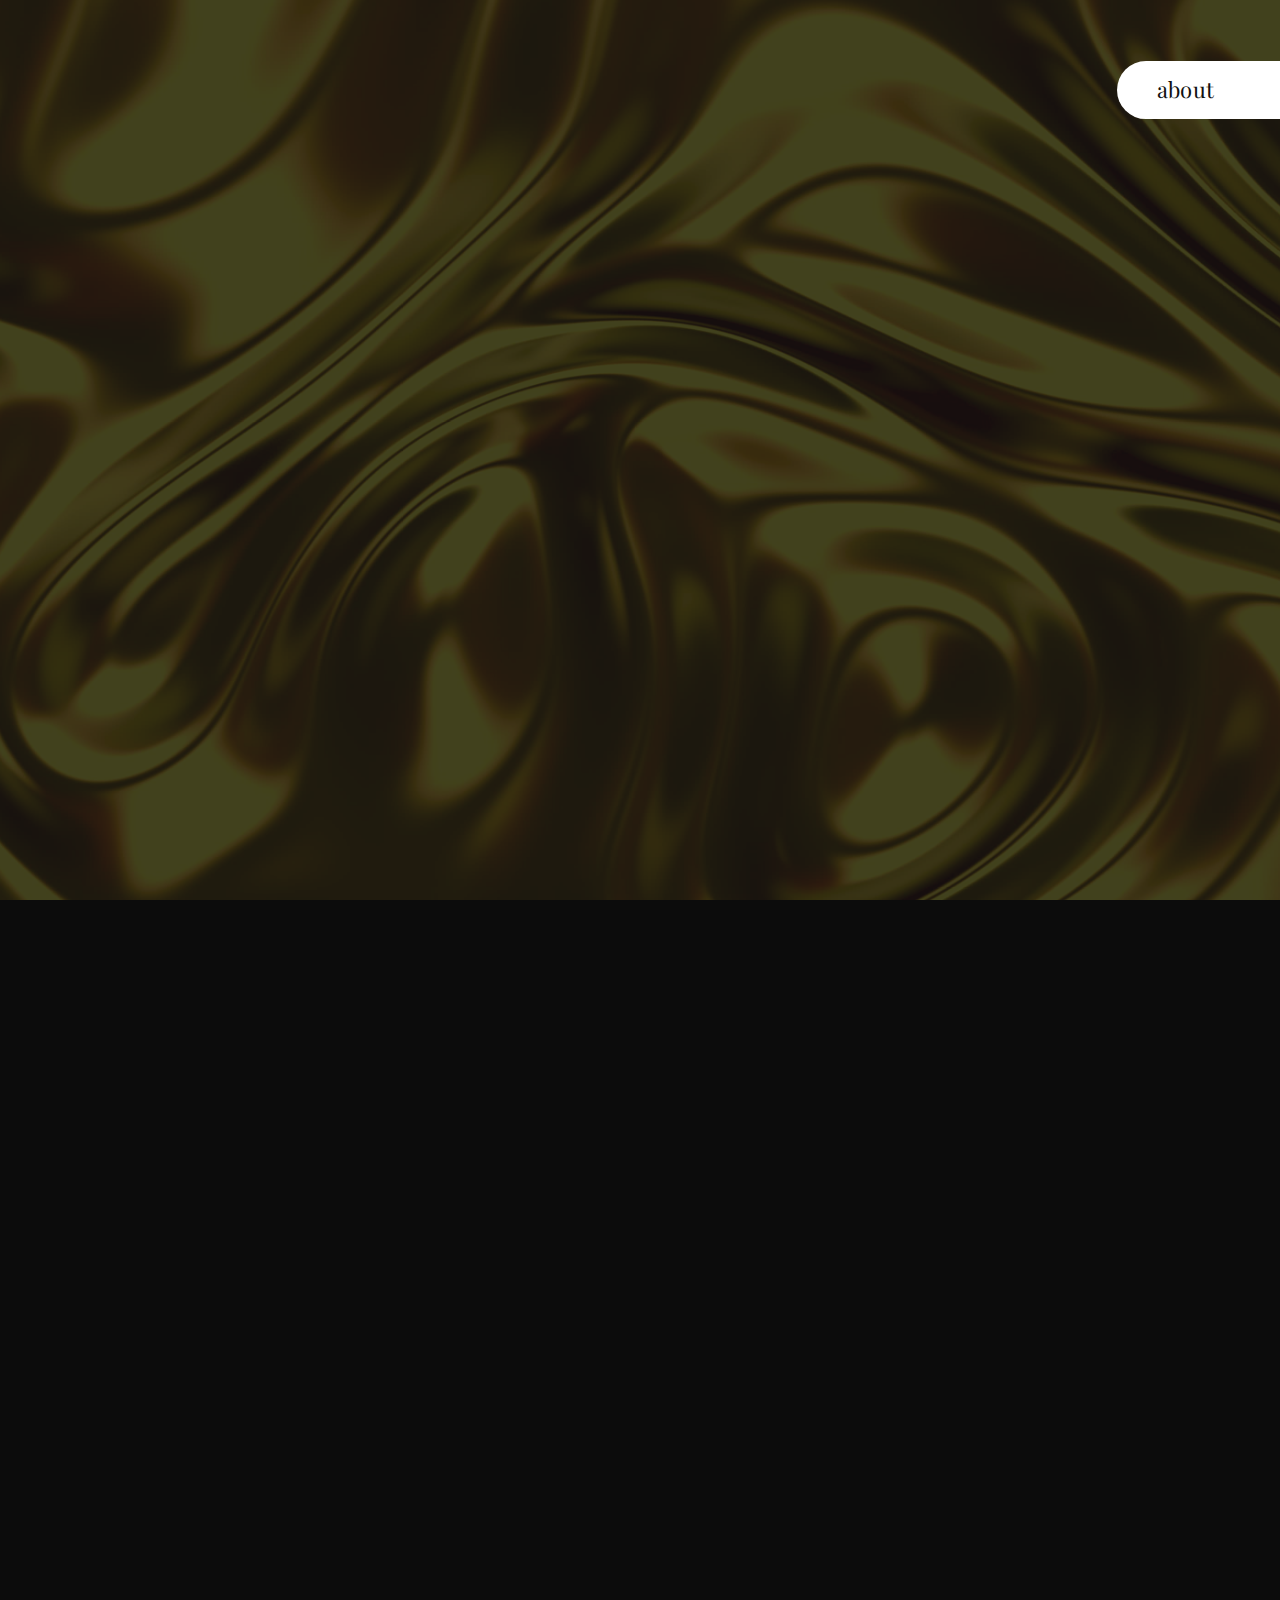
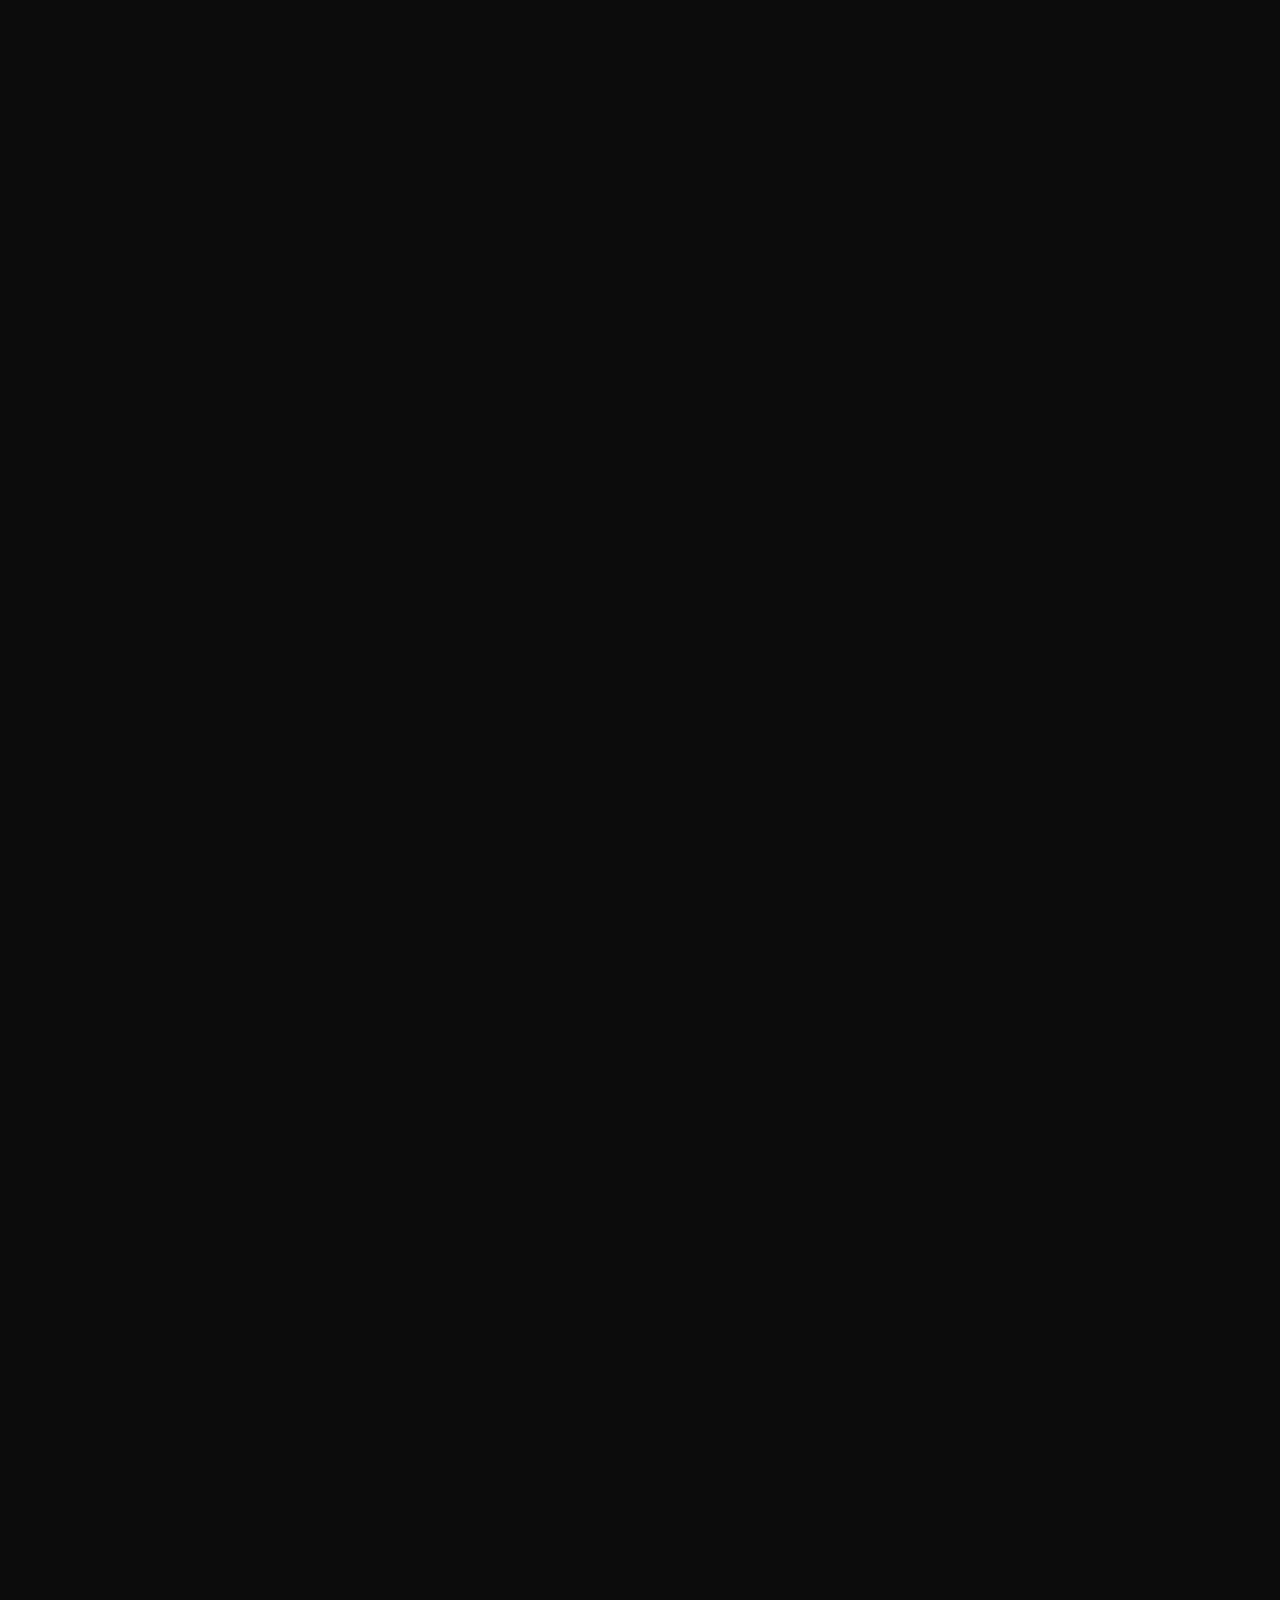
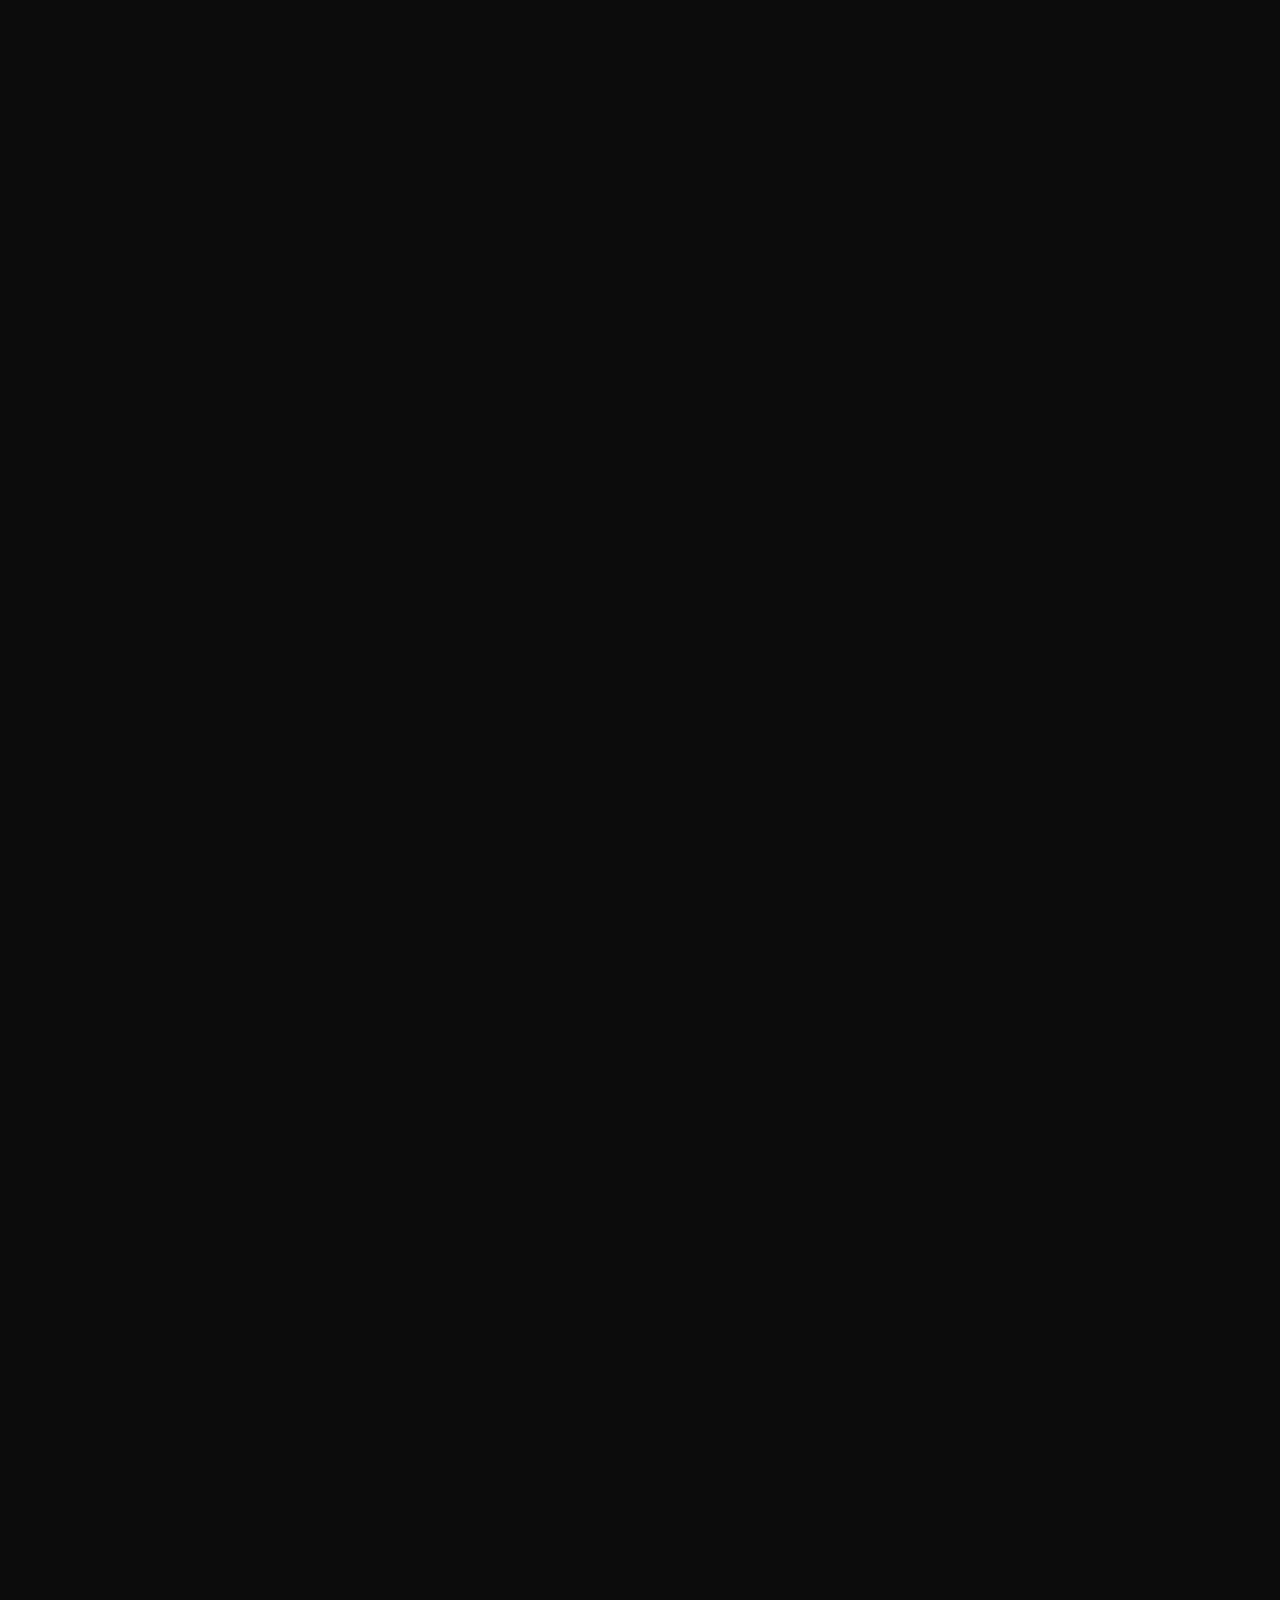
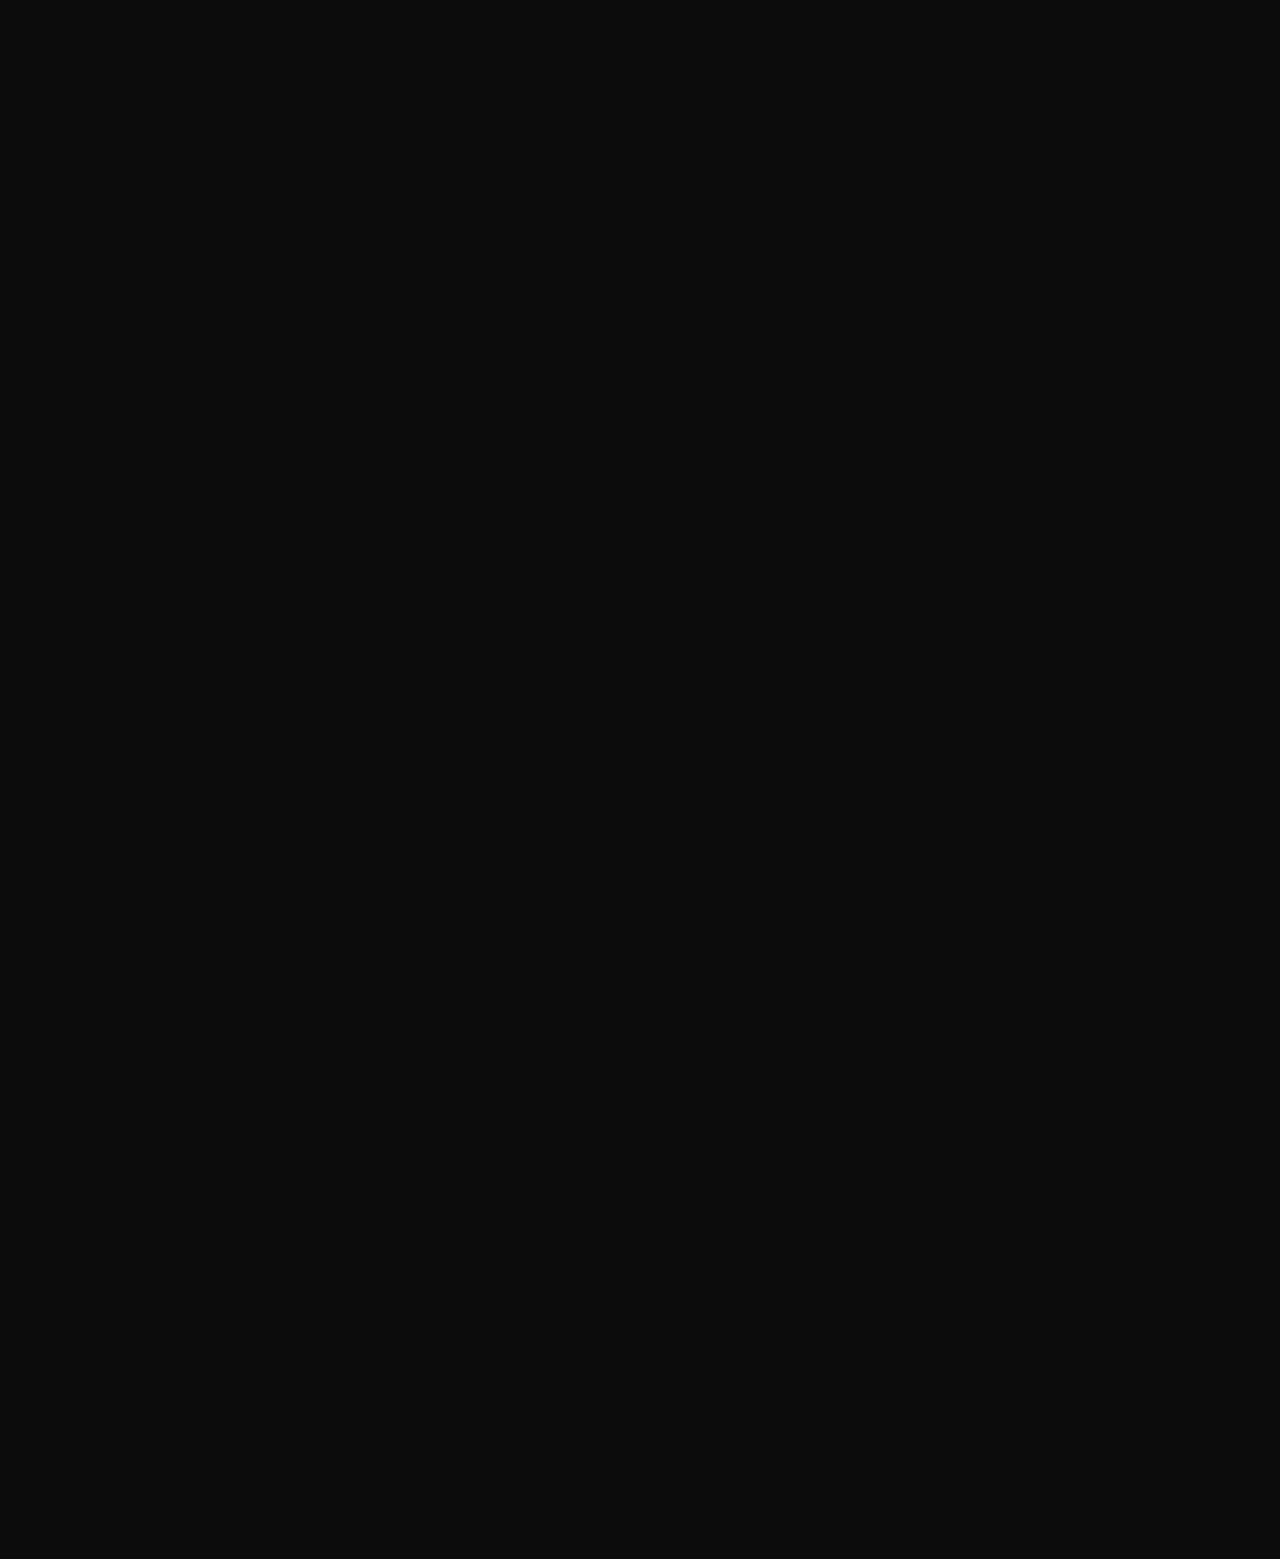
<file: index.html>
<!DOCTYPE html>

<html lang="en">
  <head>
    <!-- META -->
    <meta charset="utf-8" />
    <meta name="robots" content="noodp" />
    <meta
      name="viewport"
      content="width=device-width, initial-scale=1, maximum-scale=1, user-scalable=no"
    />

    <!-- PAGE TITLE -->
    <title>HATE \\ LOVE</title>

    <!-- FAVICON -->
    <link rel="shortcut icon" href="assets/img/favicon.ico" />

    <!-- FONTS -->
    <link
      href="https://fonts.googleapis.com/css?family=Bebas+Neue:400,700,900&amp;subset=latin-ext"
      rel="stylesheet"
    />
    <link
      href="https://fonts.googleapis.com/css?family=Playfair+Display:400,700,900&amp;subset=latin-ext"
      rel="stylesheet"
    />

    <!-- STYLESHEETS -->
    <link rel="stylesheet" type="text/css" href="assets/css/plugins.css" />
    <link rel="stylesheet" type="text/css" href="assets/css/main.css" />
  </head>

  <body class="contains-hero main-page">
    <!-- PRELOADER -->
    <div class="preloader">
      <!-- SPINNER -->
      <div class="spinner">
        <div class="bounce-1"></div>
        <div class="bounce-2"></div>
        <div class="bounce-3"></div>
      </div>
      <!-- /SPINNER -->
    </div>
    <!-- /PRELOADER -->

    <!-- NAVIGATION BUTTON -->
    <div class="navigation-button">
      <a href="about"><p>about</p></a>
    </div>
    <!-- /NAVIGATION BUTTON -->

    <!-- HERO -->
    <div class="hero">
      <!-- FRONT CONTENT -->
      <div class="front-content">
        <!-- CONTAINER MID -->
        <div class="container-mid">
          <!-- ANIMATION CONTAINER -->
          <div
            class="animation-container animation-fade-right"
            data-animation-delay="0"
          >
            <h1>HATE \\ LOVE</h1>
          </div>
          <!-- /ANIMATION CONTAINER -->

          <!-- ANIMATION CONTAINER -->
          <div
            class="animation-container animation-fade-left"
            data-animation-delay="200"
          >
            <p class="subline">
              — "You will love before you hate, vice versa."
            </p>
          </div>
          <!-- /ANIMATION CONTAINER -->
        </div>
        <!-- /CONTAINER MID -->
      </div>
      <!-- /FRONT CONTENT -->

      <!-- BACKGROUND CONTENT -->
      <div class="background-content parallax-on">
        <!-- BACKGROUND CONTENT INNER -->
        <div class="background-content-inner">
          <div class="background-overlay"></div>
          <div class="background-img layer" data-depth="0.05"></div>
        </div>
        <!-- /BACKGROUND CONTENT INNER -->
      </div>
      <!-- /BACKGROUND CONTENT -->
    </div>
    <!-- /HERO -->

    <!-- PORTFOLIO -->
    <div class="portfolio">
      <!-- ITEM -->
      <a
        href="product/signature-hoodie"
        class="item scroll-animated-from-bottom"
      >
        <i class="fa fa-eye" aria-hidden="true"></i>
        <div
          class="item-cover"
          style="
            background-image: url(assets/img/portfolio/Hoodie\ hatelove.jpg);
          "
        ></div>
      </a>
      <!-- /ITEM -->

      <!-- ITEM -->
      <a
        href="product/signature-tshirt"
        class="item scroll-animated-from-bottom"
      >
        <i class="fa fa-eye" aria-hidden="true"></i>
        <div
          class="item-cover"
          style="
            background-image: url(assets/img/portfolio/t-shirt\ hatelove.jpg);
          "
        ></div>
      </a>
      <!-- /ITEM -->

      <!-- ITEM -->
      <a href="product/effort" class="item scroll-animated-from-bottom">
        <i class="fa fa-eye" aria-hidden="true"></i>
        <div
          class="item-cover"
          style="
            background-image: url(assets/img/portfolio/t-shirt\ effort.jpg);
          "
        ></div>
      </a>
      <!-- /ITEM -->

      <!-- ITEM -->
      <a href="product/before" class="item scroll-animated-from-bottom">
        <i class="fa fa-eye" aria-hidden="true"></i>
        <div
          class="item-cover"
          style="
            background-image: url(assets/img/portfolio/t-shirt\ before.jpg);
          "
        ></div>
      </a>
      <!-- /ITEM -->

      <!-- ITEM -->
      <a href="product/truely-true" class="item scroll-animated-from-bottom">
        <i class="fa fa-eye" aria-hidden="true"></i>
        <div
          class="item-cover"
          style="
            background-image: url(assets/img/portfolio/t-shirt\ truly\ true.jpg);
          "
        ></div>
      </a>
      <!-- /ITEM -->

      <!-- ITEM -->
      <a href="product/signature-pick" class="item scroll-animated-from-bottom">
        <i class="fa fa-eye" aria-hidden="true"></i>
        <div
          class="item-cover"
          style="background-image: url(assets/img/portfolio/pick.jpg)"
        ></div>
      </a>
      <!-- /ITEM -->

      <!-- ITEM -->
      <a
        href="product/signature-lanyard"
        class="item scroll-animated-from-bottom"
      >
        <i class="fa fa-eye" aria-hidden="true"></i>
        <div
          class="item-cover"
          style="background-image: url(assets/img/portfolio/Lanyard.jpg)"
        ></div>
      </a>
      <!-- /ITEM -->

      <!-- ITEM -->
      <a
        href="product/signature-debit"
        class="item scroll-animated-from-bottom"
      >
        <i class="fa fa-eye" aria-hidden="true"></i>
        <div
          class="item-cover"
          style="background-image: url(assets/img/portfolio/debit.jpg)"
        ></div>
      </a>
      <!-- /ITEM -->
    </div>
    <!-- /PORTFOLIO -->

    <!-- FOOTER -->
    <div class="footer">
      <!-- FOOTER INNER -->
      <div class="footer-inner scroll-animated-from-bottom">
        <p>
          © HATE \\ LOVE | Design by
          <a href="https://hate-love.me">Ber.</a>
        </p>
        <i class="fa fa-angle-double-up scroll-top" aria-hidden="true"></i>
      </div>
      <!-- /FOOTER INNER -->
    </div>
    <!-- /FOOTER -->

    <!-- JAVASCRIPTS -->
    <script type="text/javascript" src="assets/js/plugins.js"></script>
    <script type="text/javascript" src="assets/js/main.js"></script>
  </body>
</html>
</file>
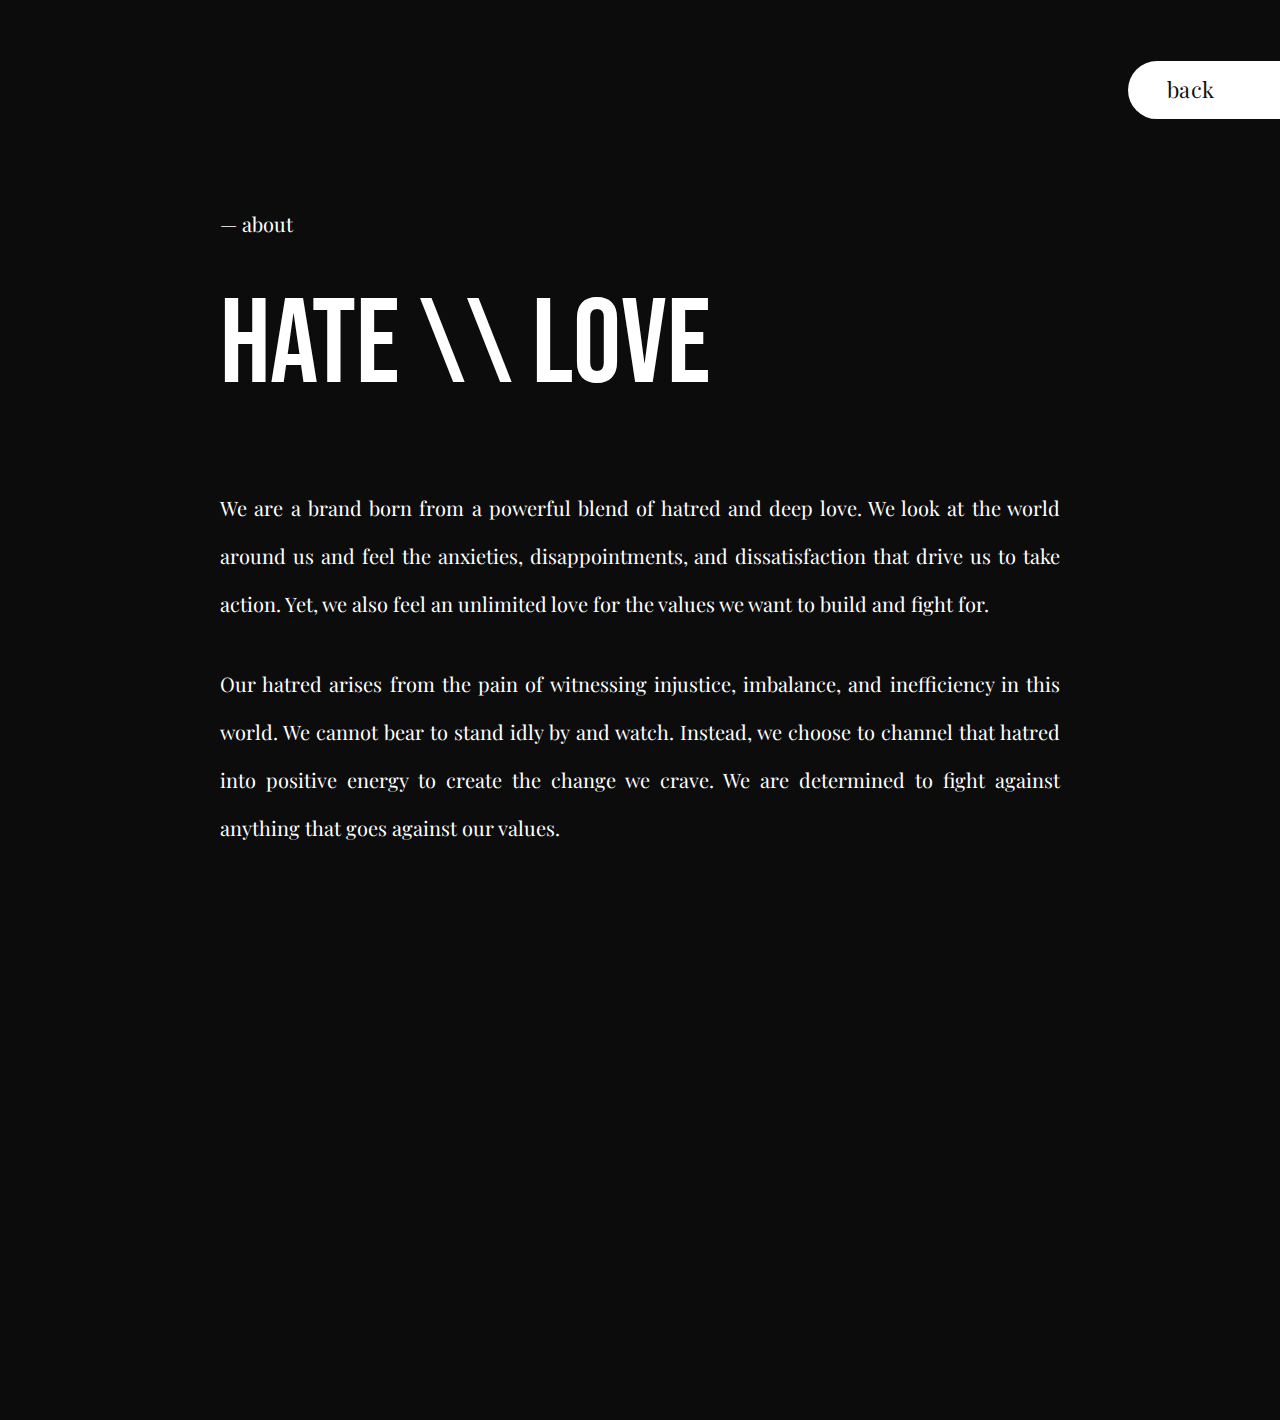
<file: about.html>
<!DOCTYPE html>

<html lang="en">
  <head>
    <!-- META -->
    <meta charset="utf-8" />
    <meta name="robots" content="noodp" />
    <meta
      name="viewport"
      content="width=device-width, initial-scale=1, maximum-scale=1, user-scalable=no"
    />

    <!-- PAGE TITLE -->
    <title>About</title>

    <!-- FAVICON -->
    <link rel="shortcut icon" href="assets/img/favicon.ico" />

    <!-- FONTS -->
    <link
      href="https://fonts.googleapis.com/css?family=Playfair+Display:400,700,900&amp;subset=latin-ext"
      rel="stylesheet"
    />
    <link
      href="https://fonts.googleapis.com/css?family=Bebas+Neue:400,700,900&amp;subset=latin-ext"
      rel="stylesheet"
    />

    <!-- STYLESHEETS -->
    <link rel="stylesheet" type="text/css" href="assets/css/plugins.css" />
    <link rel="stylesheet" type="text/css" href="assets/css/main.css" />
  </head>

  <body class="sub-page">
    <!-- PRELOADER -->
    <div class="preloader">
      <!-- SPINNER -->
      <div class="spinner">
        <div class="bounce-1"></div>
        <div class="bounce-2"></div>
        <div class="bounce-3"></div>
      </div>
      <!-- /SPINNER -->
    </div>
    <!-- /PRELOADER -->

    <!-- NAVIGATION BUTTON -->
    <div class="navigation-button">
      <a href="https://hate-love.me"><p>back</p></a>
    </div>
    <!-- /NAVIGATION BUTTON -->

    <!-- ABOUT -->
    <div class="about">
      <!-- CONTAINER FLUID -->
      <div class="container-fluid">
        <p class="subline">— about</p>
        <h1 class="scroll-animated-from-bottom">HATE \\ LOVE</h1>

        <!-- <h4 class="scroll-animated-from-bottom">This is a personal brand.</h4> -->

        <p class="scroll-animated-from-bottom">
          We are a brand born from a powerful blend of hatred and deep love. We
          look at the world around us and feel the anxieties, disappointments,
          and dissatisfaction that drive us to take action. Yet, we also feel an
          unlimited love for the values we want to build and fight for.
        </p>

        <p class="scroll-animated-from-bottom">
          Our hatred arises from the pain of witnessing injustice, imbalance,
          and inefficiency in this world. We cannot bear to stand idly by and
          watch. Instead, we choose to channel that hatred into positive energy
          to create the change we crave. We are determined to fight against
          anything that goes against our values.
        </p>

        <p class="scroll-animated-from-bottom">
          However, behind that hatred, our love grows strong. Our love for the
          environment, sustainability, creativity, or whatever sparks our
          passion for creation. We love the unconventional, the innovative, and
          the beauty that can be created through bold thinking. Our love for
          these things drives us to create products that are different and
          unique.
        </p>

        <!-- SOCIAL LINKS -->
        <!-- <ul class="scroll-animated-from-bottom social-links">
          <li><a href="#">Twitter</a></li>
          <li><a href="#">Facebook</a></li>
          <li><a href="#">Behance</a></li>
          <li><a href="#">Dribbble</a></li>
          <li><a href="#">Instagram</a></li>
          <li><a href="#">Google +</a></li>
        </ul>
        
        <!--
        <h6 class="scroll-animated-from-bottom">Get in touch with me via:</h6>
        <p class="scroll-animated-from-bottom">your@mail.com</p>
        -->
      </div>
      <!-- CONTAINER FLUID -->
    </div>
    <!-- /ABOUT -->

    <!-- FOOTER -->
    <div class="footer">
      <!-- FOOTER INNER -->
      <div class="footer-inner scroll-animated-from-bottom">
        <p>
          © HATE \\ LOVE | Design by
          <a href="https://hate-love.me">Ber.</a>
        </p>
        <i class="fa fa-angle-double-up scroll-top" aria-hidden="true"></i>
      </div>
      <!-- /FOOTER INNER -->
    </div>
    <!-- /FOOTER -->

    <!-- JAVASCRIPTS -->
    <script type="text/javascript" src="assets/js/plugins.js"></script>
    <script type="text/javascript" src="assets/js/main.js"></script>
  </body>
</html>
</file>
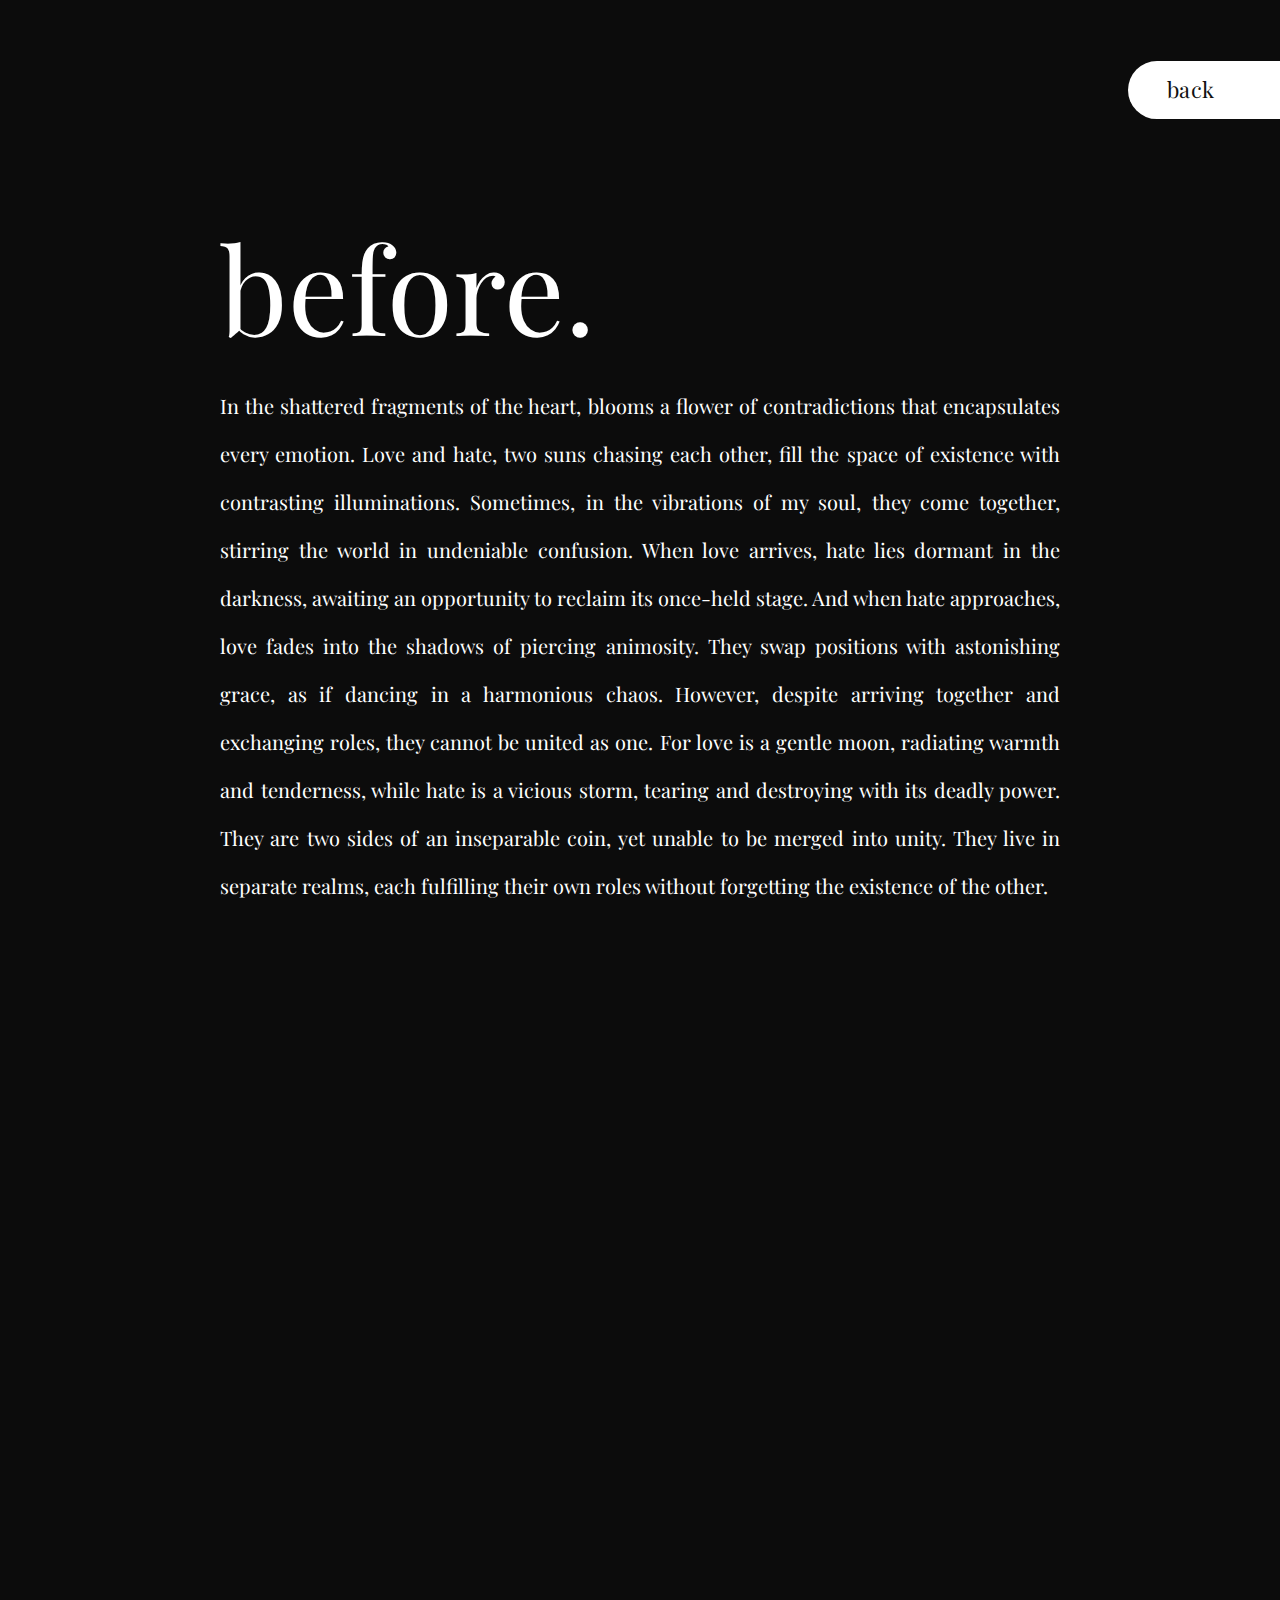
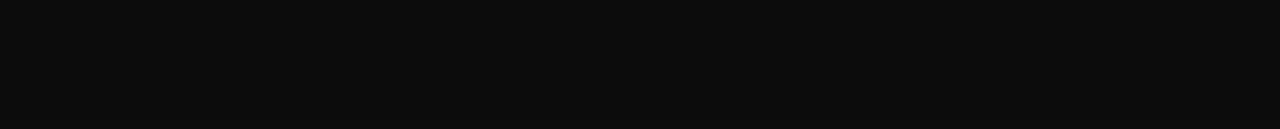
<file: product/before.html>
<!DOCTYPE html>

<html lang="en">
  <head>
    <!-- META -->
    <meta charset="utf-8" />
    <meta name="robots" content="noodp" />
    <meta
      name="viewport"
      content="width=device-width, initial-scale=1, maximum-scale=1, user-scalable=no"
    />

    <!-- PAGE TITLE -->
    <title>before.</title>

    <!-- FAVICON -->
    <link rel="shortcut icon" href="../assets/img/favicon.ico" />

    <!-- FONTS -->
    <link
      href="https://fonts.googleapis.com/css?family=Playfair+Display:400,700,900&amp;subset=latin-ext"
      rel="stylesheet"
    />

    <!-- STYLESHEETS -->
    <link rel="stylesheet" type="text/css" href="../assets/css/plugins.css" />
    <link rel="stylesheet" type="text/css" href="../assets/css/main.css" />
  </head>

  <body class="sub-page">
    <!-- PRELOADER -->
    <div class="preloader">
      <!-- SPINNER -->
      <div class="spinner">
        <div class="bounce-1"></div>
        <div class="bounce-2"></div>
        <div class="bounce-3"></div>
      </div>
      <!-- /SPINNER -->
    </div>
    <!-- /PRELOADER -->

    <!-- NAVIGATION BUTTON -->
    <div class="navigation-button">
      <a href="https://hate-love.me"><p>back</p></a>
    </div>
    <!-- /NAVIGATION BUTTON -->

    <!-- PORTFOLIO ITEM TYPE B -->
    <div class="portfolio-item-b">
      <!-- CONTAINER FLUID -->
      <div class="container-fluid">
        <h1 class="scroll-animated-from-bottom">before.</h1>

        <p class="scroll-animated-from-bottom">
          In the shattered fragments of the heart, blooms a flower of
          contradictions that encapsulates every emotion. Love and hate, two
          suns chasing each other, fill the space of existence with contrasting
          illuminations. Sometimes, in the vibrations of my soul, they come
          together, stirring the world in undeniable confusion. When love
          arrives, hate lies dormant in the darkness, awaiting an opportunity to
          reclaim its once-held stage. And when hate approaches, love fades into
          the shadows of piercing animosity. They swap positions with
          astonishing grace, as if dancing in a harmonious chaos. However,
          despite arriving together and exchanging roles, they cannot be united
          as one. For love is a gentle moon, radiating warmth and tenderness,
          while hate is a vicious storm, tearing and destroying with its deadly
          power. They are two sides of an inseparable coin, yet unable to be
          merged into unity. They live in separate realms, each fulfilling their
          own roles without forgetting the existence of the other.
        </p>

        <img
          class="img-responsive scroll-animated-from-bottom"
          src="../assets/img/portfolio/t-shirt before.jpg"
          alt="image"
        />
      </div>
      <!-- CONTAINER FLUID -->
    </div>
    <!-- /PORTFOLIO ITEM TYPE B -->

    <!-- FOOTER -->
    <div class="footer">
      <!-- FOOTER INNER -->
      <div class="footer-inner scroll-animated-from-bottom">
        <p>
          © HATE \\ LOVE | Design by
          <a href="https://hate-love.me">Ber.</a>
        </p>
        <i class="fa fa-angle-double-up scroll-top" aria-hidden="true"></i>
      </div>
      <!-- /FOOTER INNER -->
    </div>
    <!-- /FOOTER -->

    <!-- JAVASCRIPTS -->
    <script type="text/javascript" src="../assets/js/plugins.js"></script>
    <script type="text/javascript" src="../assets/js/main.js"></script>
  </body>
</html>
</file>
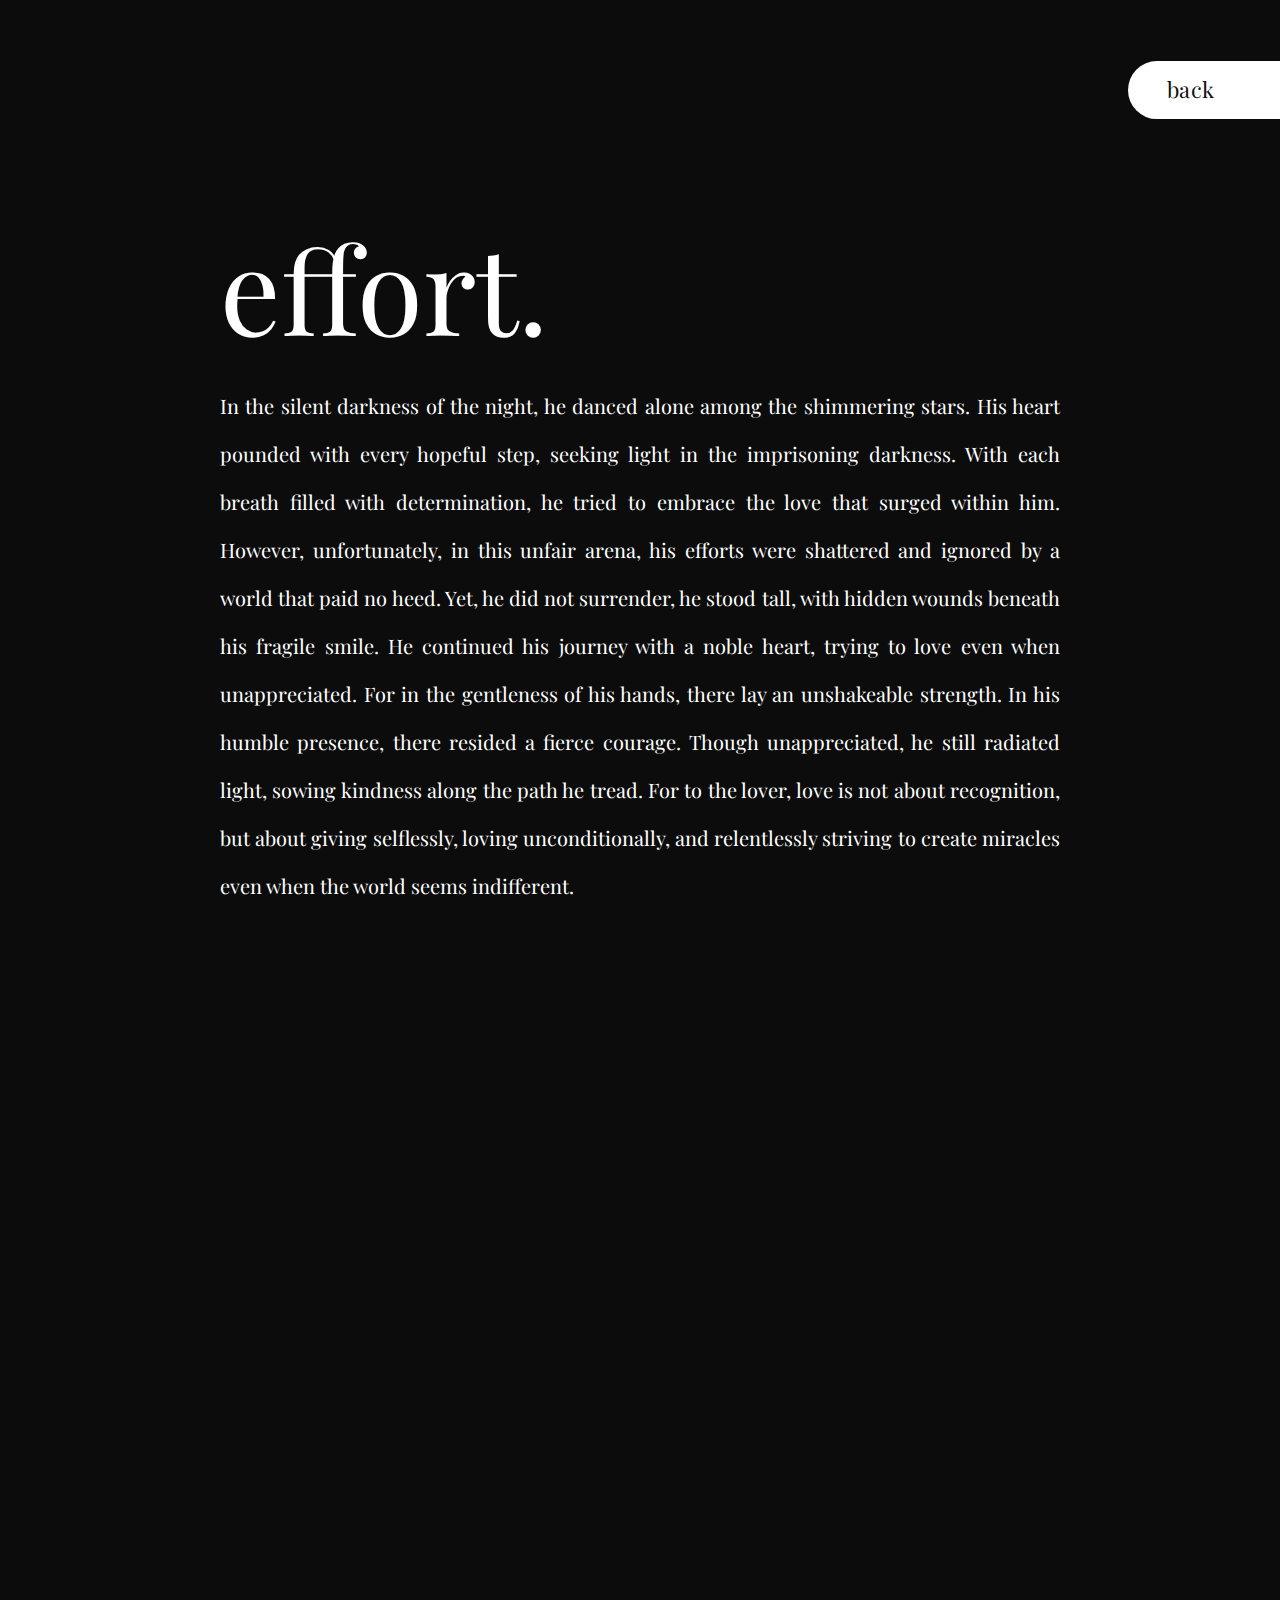
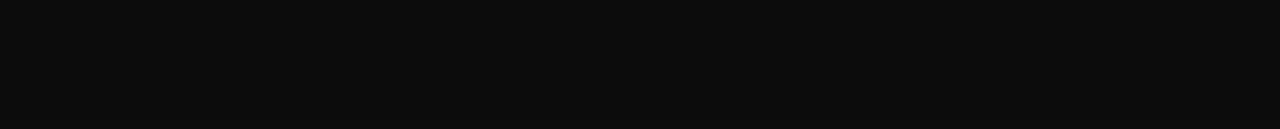
<file: product/effort.html>
<!DOCTYPE html>

<html lang="en">
  <head>
    <!-- META -->
    <meta charset="utf-8" />
    <meta name="robots" content="noodp" />
    <meta
      name="viewport"
      content="width=device-width, initial-scale=1, maximum-scale=1, user-scalable=no"
    />

    <!-- PAGE TITLE -->
    <title>effort.</title>

    <!-- FAVICON -->
    <link rel="shortcut icon" href="../assets/img/favicon.ico" />

    <!-- FONTS -->
    <link
      href="https://fonts.googleapis.com/css?family=Playfair+Display:400,700,900&amp;subset=latin-ext"
      rel="stylesheet"
    />

    <!-- STYLESHEETS -->
    <link rel="stylesheet" type="text/css" href="../assets/css/plugins.css" />
    <link rel="stylesheet" type="text/css" href="../assets/css/main.css" />
  </head>

  <body class="sub-page">
    <!-- PRELOADER -->
    <div class="preloader">
      <!-- SPINNER -->
      <div class="spinner">
        <div class="bounce-1"></div>
        <div class="bounce-2"></div>
        <div class="bounce-3"></div>
      </div>
      <!-- /SPINNER -->
    </div>
    <!-- /PRELOADER -->

    <!-- NAVIGATION BUTTON -->
    <div class="navigation-button">
      <a href="https://hate-love.me"><p>back</p></a>
    </div>
    <!-- /NAVIGATION BUTTON -->

    <!-- PORTFOLIO ITEM TYPE B -->
    <div class="portfolio-item-b">
      <!-- CONTAINER FLUID -->
      <div class="container-fluid">
        <h1 class="scroll-animated-from-bottom">effort.</h1>

        <p class="scroll-animated-from-bottom">
          In the silent darkness of the night, he danced alone among the
          shimmering stars. His heart pounded with every hopeful step, seeking
          light in the imprisoning darkness. With each breath filled with
          determination, he tried to embrace the love that surged within him.
          However, unfortunately, in this unfair arena, his efforts were
          shattered and ignored by a world that paid no heed. Yet, he did not
          surrender, he stood tall, with hidden wounds beneath his fragile
          smile. He continued his journey with a noble heart, trying to love
          even when unappreciated. For in the gentleness of his hands, there lay
          an unshakeable strength. In his humble presence, there resided a
          fierce courage. Though unappreciated, he still radiated light, sowing
          kindness along the path he tread. For to the lover, love is not about
          recognition, but about giving selflessly, loving unconditionally, and
          relentlessly striving to create miracles even when the world seems
          indifferent.
        </p>

        <img
          class="img-responsive scroll-animated-from-bottom"
          src="../assets/img/portfolio/t-shirt effort.jpg"
          alt="image"
        />
      </div>
      <!-- CONTAINER FLUID -->
    </div>
    <!-- /PORTFOLIO ITEM TYPE B -->

    <!-- FOOTER -->
    <div class="footer">
      <!-- FOOTER INNER -->
      <div class="footer-inner scroll-animated-from-bottom">
        <p>
          © HATE \\ LOVE | Design by
          <a href="https://hate-love.me">Ber.</a>
        </p>
        <i class="fa fa-angle-double-up scroll-top" aria-hidden="true"></i>
      </div>
      <!-- /FOOTER INNER -->
    </div>
    <!-- /FOOTER -->

    <!-- JAVASCRIPTS -->
    <script type="text/javascript" src="../assets/js/plugins.js"></script>
    <script type="text/javascript" src="../assets/js/main.js"></script>
  </body>
</html>
</file>
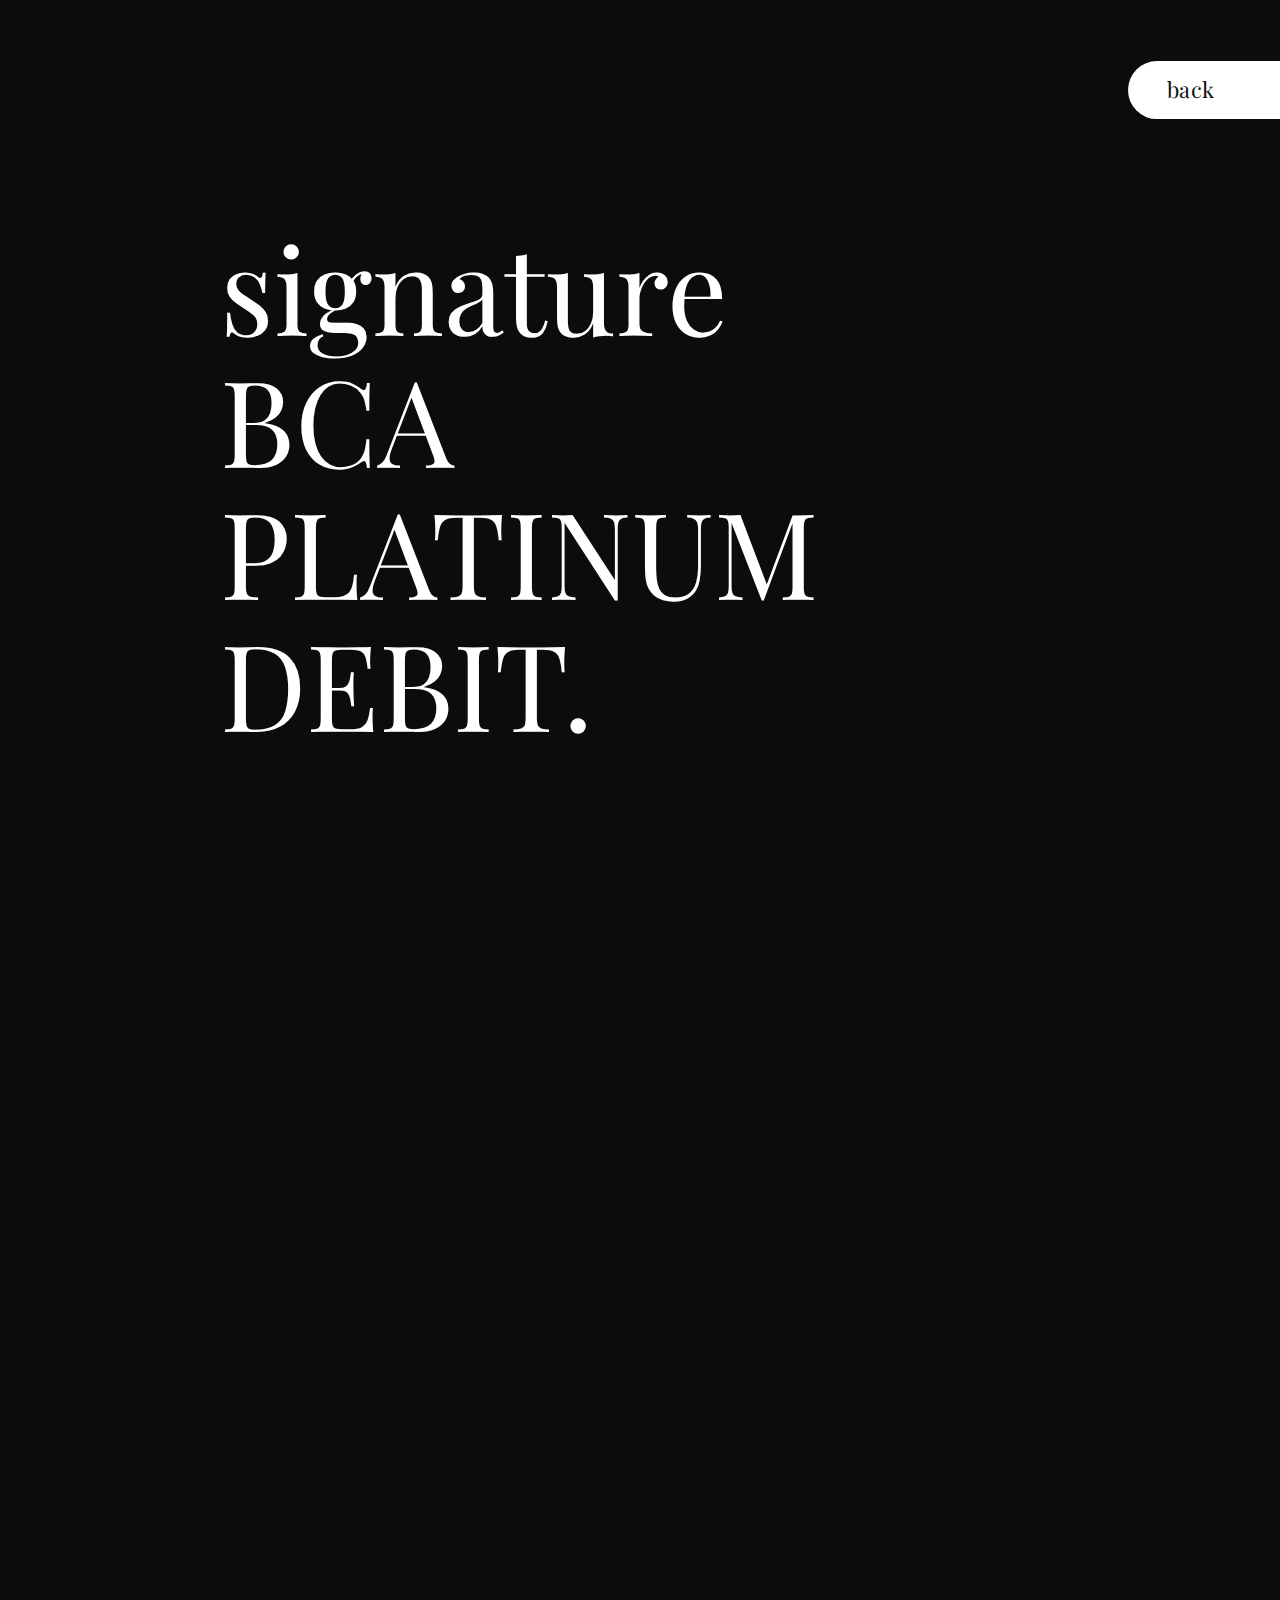
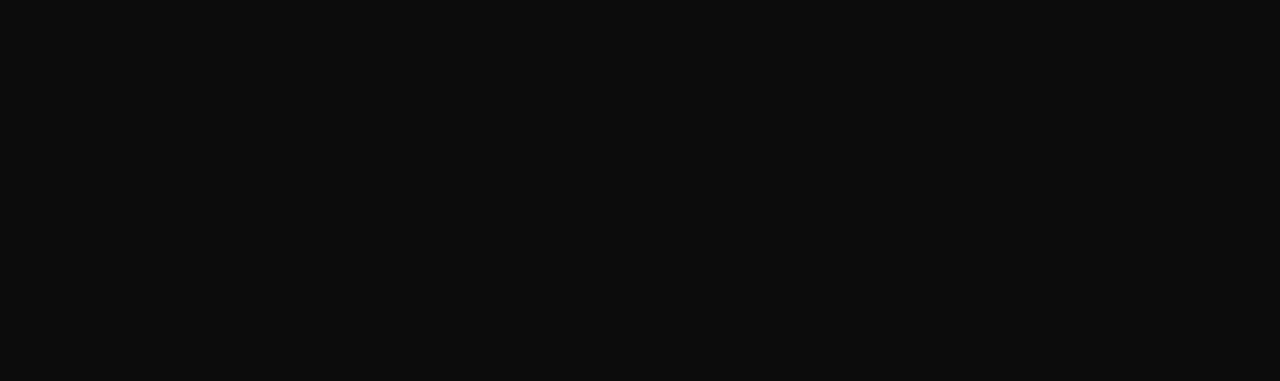
<file: product/signature-debit.html>
<!DOCTYPE html>

<html lang="en">
  <head>
    <!-- META -->
    <meta charset="utf-8" />
    <meta name="robots" content="noodp" />
    <meta
      name="viewport"
      content="width=device-width, initial-scale=1, maximum-scale=1, user-scalable=no"
    />

    <!-- PAGE TITLE -->
    <title>signature BCA PLATINUM DEBIT.</title>

    <!-- FAVICON -->
    <link rel="shortcut icon" href="../assets/img/favicon.ico" />

    <!-- FONTS -->
    <link
      href="https://fonts.googleapis.com/css?family=Playfair+Display:400,700,900&amp;subset=latin-ext"
      rel="stylesheet"
    />

    <!-- STYLESHEETS -->
    <link rel="stylesheet" type="text/css" href="../assets/css/plugins.css" />
    <link rel="stylesheet" type="text/css" href="../assets/css/main.css" />
  </head>

  <body class="sub-page">
    <!-- PRELOADER -->
    <div class="preloader">
      <!-- SPINNER -->
      <div class="spinner">
        <div class="bounce-1"></div>
        <div class="bounce-2"></div>
        <div class="bounce-3"></div>
      </div>
      <!-- /SPINNER -->
    </div>
    <!-- /PRELOADER -->

    <!-- NAVIGATION BUTTON -->
    <div class="navigation-button">
      <a href="https://hate-love.me"><p>back</p></a>
    </div>
    <!-- /NAVIGATION BUTTON -->

    <!-- PORTFOLIO ITEM TYPE B -->
    <div class="portfolio-item-b">
      <!-- CONTAINER FLUID -->
      <div class="container-fluid">
        <h1 class="scroll-animated-from-bottom">
          signature <br />
          BCA PLATINUM DEBIT.
        </h1>

        <p class="scroll-animated-from-bottom">
          Like an ATM card hidden in a pocket, love and hate are stored in the
          heart as unexpected sources of power. Like a secret PIN, love unlocks
          the door to unparalleled happiness, while hate launches piercing
          attacks in the darkness. In the complex machine of the heart, they
          take turns entering the realm of life. When love is dispensed, we feel
          an overflowing warmth, casting light on gloomy days. However, when
          hate is triggered, we are shaken by the explosion of emotions, leaving
          unhealed wounds. Like an ATM card that grants access to wealth and
          shortcomings, love and hate explore the realm of humanity with
          undeniable force. We are the holders of this card, faced with the
          choice of how we will use it.
        </p>

        <img
          class="img-responsive scroll-animated-from-bottom"
          src="../assets/img/portfolio/debit.jpg"
          alt="image"
        />
      </div>
      <!-- CONTAINER FLUID -->
    </div>
    <!-- /PORTFOLIO ITEM TYPE B -->

    <!-- FOOTER -->
    <div class="footer">
      <!-- FOOTER INNER -->
      <div class="footer-inner scroll-animated-from-bottom">
        <p>
          © HATE \\ LOVE | Design by
          <a href="https://hate-love.me">Ber.</a>
        </p>
        <i class="fa fa-angle-double-up scroll-top" aria-hidden="true"></i>
      </div>
      <!-- /FOOTER INNER -->
    </div>
    <!-- /FOOTER -->

    <!-- JAVASCRIPTS -->
    <script type="text/javascript" src="../assets/js/plugins.js"></script>
    <script type="text/javascript" src="../assets/js/main.js"></script>
  </body>
</html>
</file>
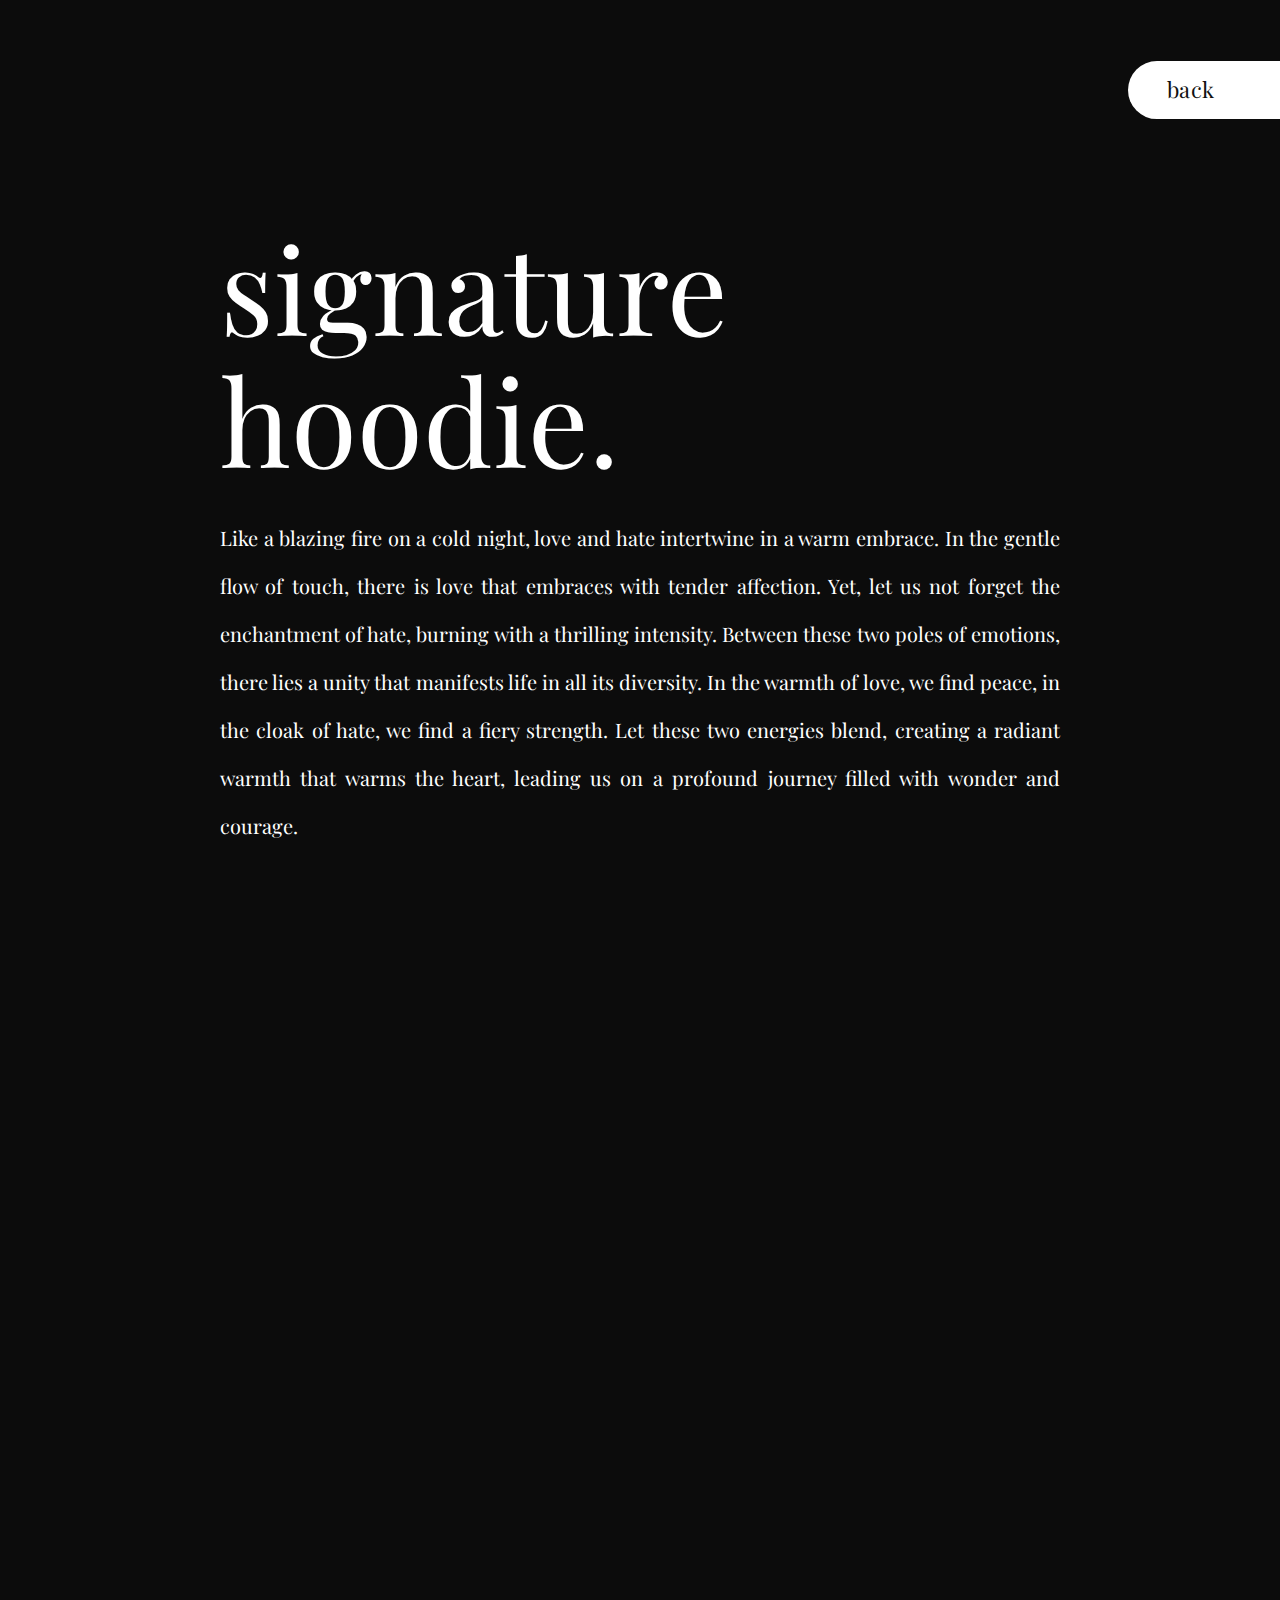
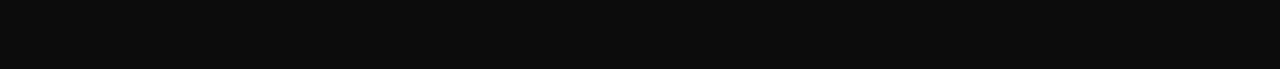
<file: product/signature-hoodie.html>
<!DOCTYPE html>

<html lang="en">
  <head>
    <!-- META -->
    <meta charset="utf-8" />
    <meta name="robots" content="noodp" />
    <meta
      name="viewport"
      content="width=device-width, initial-scale=1, maximum-scale=1, user-scalable=no"
    />

    <!-- PAGE TITLE -->
    <title>signature hoodie.</title>

    <!-- FAVICON -->
    <link rel="shortcut icon" href="../assets/img/favicon.ico" />

    <!-- FONTS -->
    <link
      href="https://fonts.googleapis.com/css?family=Playfair+Display:400,700,900&amp;subset=latin-ext"
      rel="stylesheet"
    />

    <!-- STYLESHEETS -->
    <link rel="stylesheet" type="text/css" href="../assets/css/plugins.css" />
    <link rel="stylesheet" type="text/css" href="../assets/css/main.css" />
  </head>

  <body class="sub-page">
    <!-- PRELOADER -->
    <div class="preloader">
      <!-- SPINNER -->
      <div class="spinner">
        <div class="bounce-1"></div>
        <div class="bounce-2"></div>
        <div class="bounce-3"></div>
      </div>
      <!-- /SPINNER -->
    </div>
    <!-- /PRELOADER -->

    <!-- NAVIGATION BUTTON -->
    <div class="navigation-button">
      <a href="https://hate-love.me"><p>back</p></a>
    </div>
    <!-- /NAVIGATION BUTTON -->

    <!-- PORTFOLIO ITEM TYPE B -->
    <div class="portfolio-item-b">
      <!-- CONTAINER FLUID -->
      <div class="container-fluid">
        <h1 class="scroll-animated-from-bottom">signature hoodie.</h1>

        <p class="scroll-animated-from-bottom">
          Like a blazing fire on a cold night, love and hate intertwine in a
          warm embrace. In the gentle flow of touch, there is love that embraces
          with tender affection. Yet, let us not forget the enchantment of hate,
          burning with a thrilling intensity. Between these two poles of
          emotions, there lies a unity that manifests life in all its diversity.
          In the warmth of love, we find peace, in the cloak of hate, we find a
          fiery strength. Let these two energies blend, creating a radiant
          warmth that warms the heart, leading us on a profound journey filled
          with wonder and courage.
        </p>

        <img
          class="img-responsive scroll-animated-from-bottom"
          src="../assets/img/portfolio/Hoodie hatelove.jpg"
          alt="image"
        />
      </div>
      <!-- CONTAINER FLUID -->
    </div>
    <!-- /PORTFOLIO ITEM TYPE B -->

    <!-- FOOTER -->
    <div class="footer">
      <!-- FOOTER INNER -->
      <div class="footer-inner scroll-animated-from-bottom">
        <p>
          © HATE \\ LOVE | Design by
          <a href="https://hate-love.me">Ber.</a>
        </p>
        <i class="fa fa-angle-double-up scroll-top" aria-hidden="true"></i>
      </div>
      <!-- /FOOTER INNER -->
    </div>
    <!-- /FOOTER -->

    <!-- JAVASCRIPTS -->
    <script type="text/javascript" src="../assets/js/plugins.js"></script>
    <script type="text/javascript" src="../assets/js/main.js"></script>
  </body>
</html>
</file>
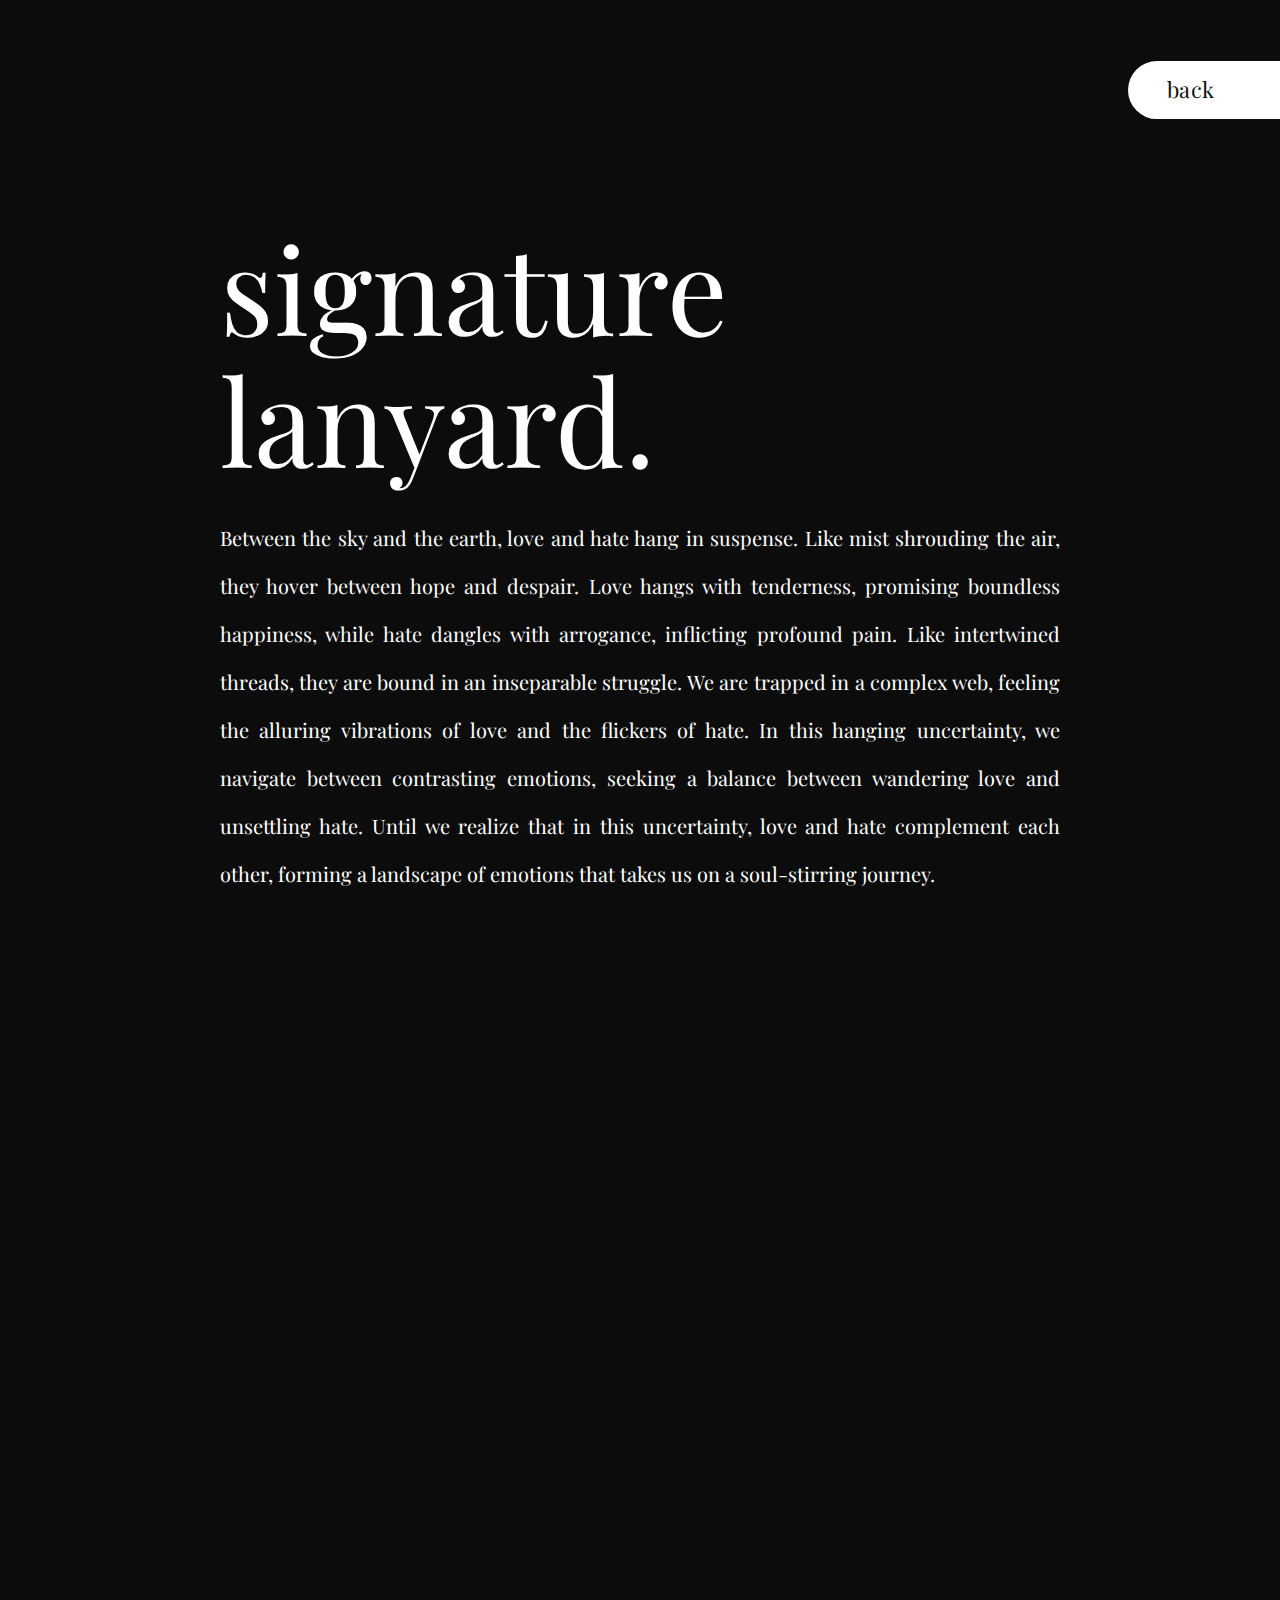
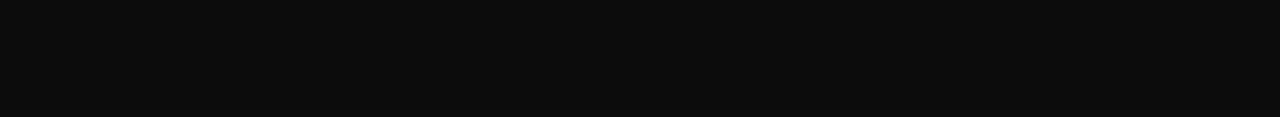
<file: product/signature-lanyard.html>
<!DOCTYPE html>

<html lang="en">
  <head>
    <!-- META -->
    <meta charset="utf-8" />
    <meta name="robots" content="noodp" />
    <meta
      name="viewport"
      content="width=device-width, initial-scale=1, maximum-scale=1, user-scalable=no"
    />

    <!-- PAGE TITLE -->
    <title>signature lanyard.</title>

    <!-- FAVICON -->
    <link rel="shortcut icon" href="../assets/img/favicon.ico" />

    <!-- FONTS -->
    <link
      href="https://fonts.googleapis.com/css?family=Playfair+Display:400,700,900&amp;subset=latin-ext"
      rel="stylesheet"
    />

    <!-- STYLESHEETS -->
    <link rel="stylesheet" type="text/css" href="../assets/css/plugins.css" />
    <link rel="stylesheet" type="text/css" href="../assets/css/main.css" />
  </head>

  <body class="sub-page">
    <!-- PRELOADER -->
    <div class="preloader">
      <!-- SPINNER -->
      <div class="spinner">
        <div class="bounce-1"></div>
        <div class="bounce-2"></div>
        <div class="bounce-3"></div>
      </div>
      <!-- /SPINNER -->
    </div>
    <!-- /PRELOADER -->

    <!-- NAVIGATION BUTTON -->
    <div class="navigation-button">
      <a href="https://hate-love.me"><p>back</p></a>
    </div>
    <!-- /NAVIGATION BUTTON -->

    <!-- PORTFOLIO ITEM TYPE B -->
    <div class="portfolio-item-b">
      <!-- CONTAINER FLUID -->
      <div class="container-fluid">
        <h1 class="scroll-animated-from-bottom">signature lanyard.</h1>

        <p class="scroll-animated-from-bottom">
          Between the sky and the earth, love and hate hang in suspense. Like
          mist shrouding the air, they hover between hope and despair. Love
          hangs with tenderness, promising boundless happiness, while hate
          dangles with arrogance, inflicting profound pain. Like intertwined
          threads, they are bound in an inseparable struggle. We are trapped in
          a complex web, feeling the alluring vibrations of love and the
          flickers of hate. In this hanging uncertainty, we navigate between
          contrasting emotions, seeking a balance between wandering love and
          unsettling hate. Until we realize that in this uncertainty, love and
          hate complement each other, forming a landscape of emotions that takes
          us on a soul-stirring journey.
        </p>

        <img
          class="img-responsive scroll-animated-from-bottom"
          src="../assets/img/portfolio/Lanyard.jpg"
          alt="image"
        />
      </div>
      <!-- CONTAINER FLUID -->
    </div>
    <!-- /PORTFOLIO ITEM TYPE B -->

    <!-- FOOTER -->
    <div class="footer">
      <!-- FOOTER INNER -->
      <div class="footer-inner scroll-animated-from-bottom">
        <p>
          © HATE \\ LOVE | Design by
          <a href="https://hate-love.me">Ber.</a>
        </p>
        <i class="fa fa-angle-double-up scroll-top" aria-hidden="true"></i>
      </div>
      <!-- /FOOTER INNER -->
    </div>
    <!-- /FOOTER -->

    <!-- JAVASCRIPTS -->
    <script type="text/javascript" src="../assets/js/plugins.js"></script>
    <script type="text/javascript" src="../assets/js/main.js"></script>
  </body>
</html>
</file>
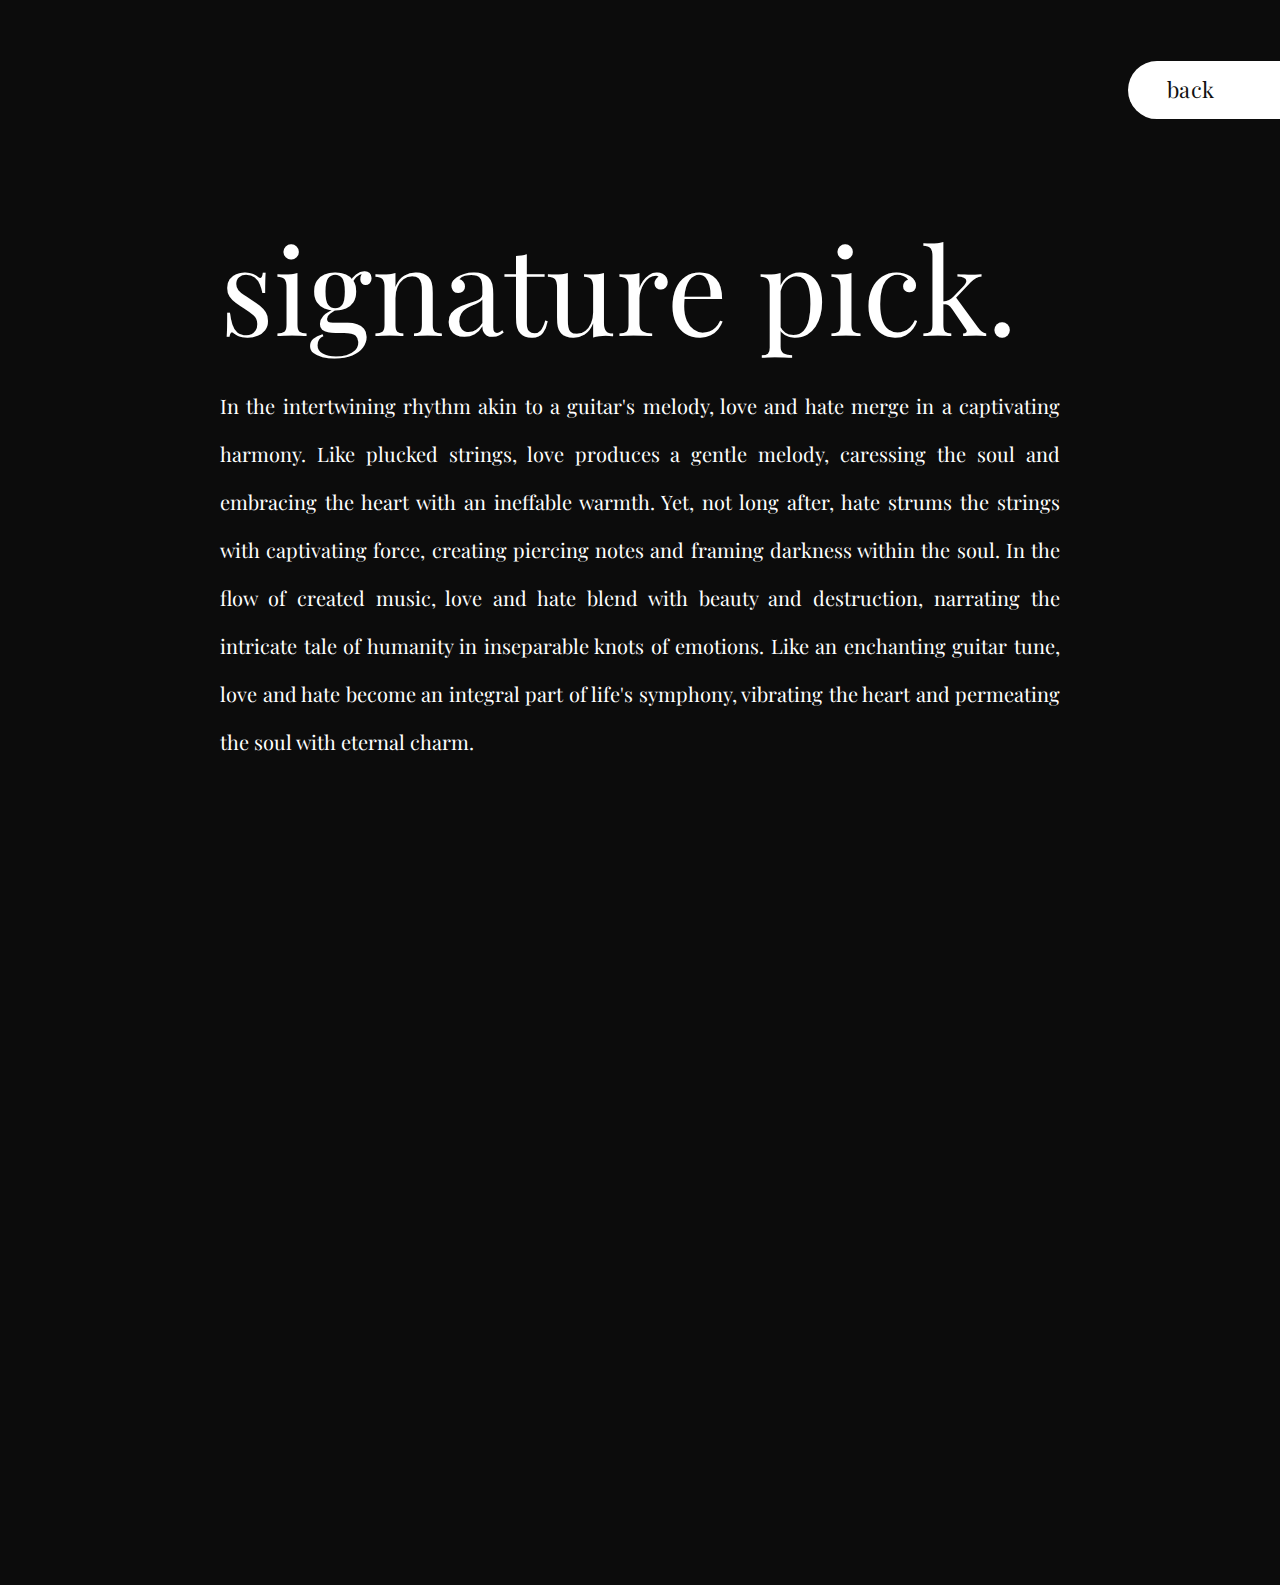
<file: product/signature-pick.html>
<!DOCTYPE html>

<html lang="en">
  <head>
    <!-- META -->
    <meta charset="utf-8" />
    <meta name="robots" content="noodp" />
    <meta
      name="viewport"
      content="width=device-width, initial-scale=1, maximum-scale=1, user-scalable=no"
    />

    <!-- PAGE TITLE -->
    <title>signature pick.</title>

    <!-- FAVICON -->
    <link rel="shortcut icon" href="../assets/img/favicon.ico" />

    <!-- FONTS -->
    <link
      href="https://fonts.googleapis.com/css?family=Playfair+Display:400,700,900&amp;subset=latin-ext"
      rel="stylesheet"
    />

    <!-- STYLESHEETS -->
    <link rel="stylesheet" type="text/css" href="../assets/css/plugins.css" />
    <link rel="stylesheet" type="text/css" href="../assets/css/main.css" />
  </head>

  <body class="sub-page">
    <!-- PRELOADER -->
    <div class="preloader">
      <!-- SPINNER -->
      <div class="spinner">
        <div class="bounce-1"></div>
        <div class="bounce-2"></div>
        <div class="bounce-3"></div>
      </div>
      <!-- /SPINNER -->
    </div>
    <!-- /PRELOADER -->

    <!-- NAVIGATION BUTTON -->
    <div class="navigation-button">
      <a href="https://hate-love.me"><p>back</p></a>
    </div>
    <!-- /NAVIGATION BUTTON -->

    <!-- PORTFOLIO ITEM TYPE B -->
    <div class="portfolio-item-b">
      <!-- CONTAINER FLUID -->
      <div class="container-fluid">
        <h1 class="scroll-animated-from-bottom">signature pick.</h1>

        <p class="scroll-animated-from-bottom">
          In the intertwining rhythm akin to a guitar's melody, love and hate
          merge in a captivating harmony. Like plucked strings, love produces a
          gentle melody, caressing the soul and embracing the heart with an
          ineffable warmth. Yet, not long after, hate strums the strings with
          captivating force, creating piercing notes and framing darkness within
          the soul. In the flow of created music, love and hate blend with
          beauty and destruction, narrating the intricate tale of humanity in
          inseparable knots of emotions. Like an enchanting guitar tune, love
          and hate become an integral part of life's symphony, vibrating the
          heart and permeating the soul with eternal charm.
        </p>

        <img
          class="img-responsive scroll-animated-from-bottom"
          src="../assets/img/portfolio/pick.jpg"
          alt="image"
        />
      </div>
      <!-- CONTAINER FLUID -->
    </div>
    <!-- /PORTFOLIO ITEM TYPE B -->

    <!-- FOOTER -->
    <div class="footer">
      <!-- FOOTER INNER -->
      <div class="footer-inner scroll-animated-from-bottom">
        <p>
          © HATE \\ LOVE | Design by
          <a href="https://hate-love.me">Ber.</a>
        </p>
        <i class="fa fa-angle-double-up scroll-top" aria-hidden="true"></i>
      </div>
      <!-- /FOOTER INNER -->
    </div>
    <!-- /FOOTER -->

    <!-- JAVASCRIPTS -->
    <script type="text/javascript" src="../assets/js/plugins.js"></script>
    <script type="text/javascript" src="../assets/js/main.js"></script>
  </body>
</html>
</file>
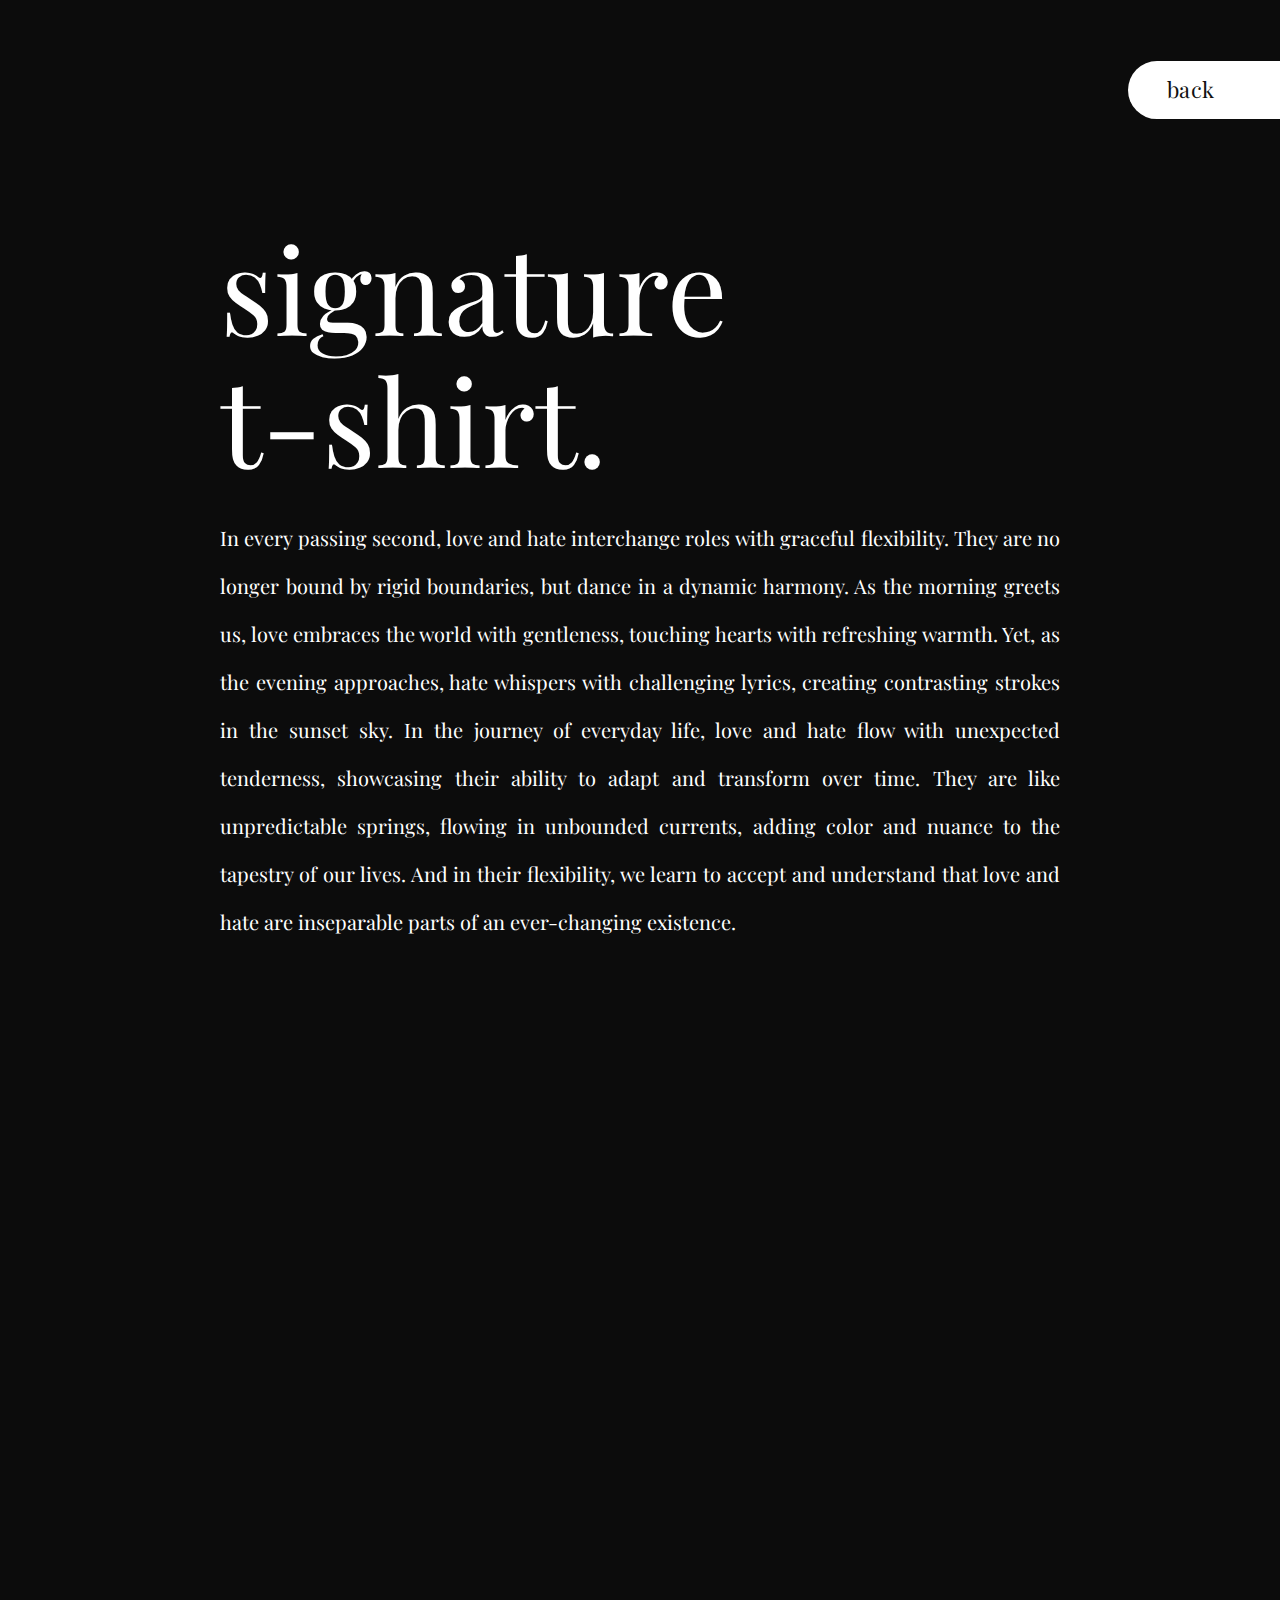
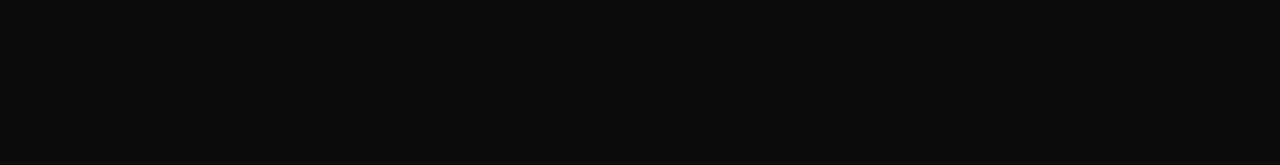
<file: product/signature-tshirt.html>
<!DOCTYPE html>

<html lang="en">
  <head>
    <!-- META -->
    <meta charset="utf-8" />
    <meta name="robots" content="noodp" />
    <meta
      name="viewport"
      content="width=device-width, initial-scale=1, maximum-scale=1, user-scalable=no"
    />

    <!-- PAGE TITLE -->
    <title>signature t-shirt.</title>

    <!-- FAVICON -->
    <link rel="shortcut icon" href="../assets/img/favicon.ico" />

    <!-- FONTS -->
    <link
      href="https://fonts.googleapis.com/css?family=Playfair+Display:400,700,900&amp;subset=latin-ext"
      rel="stylesheet"
    />

    <!-- STYLESHEETS -->
    <link rel="stylesheet" type="text/css" href="../assets/css/plugins.css" />
    <link rel="stylesheet" type="text/css" href="../assets/css/main.css" />
  </head>

  <body class="sub-page">
    <!-- PRELOADER -->
    <div class="preloader">
      <!-- SPINNER -->
      <div class="spinner">
        <div class="bounce-1"></div>
        <div class="bounce-2"></div>
        <div class="bounce-3"></div>
      </div>
      <!-- /SPINNER -->
    </div>
    <!-- /PRELOADER -->

    <!-- NAVIGATION BUTTON -->
    <div class="navigation-button">
      <a href="https://hate-love.me"><p>back</p></a>
    </div>
    <!-- /NAVIGATION BUTTON -->

    <!-- PORTFOLIO ITEM TYPE B -->
    <div class="portfolio-item-b">
      <!-- CONTAINER FLUID -->
      <div class="container-fluid">
        <h1 class="scroll-animated-from-bottom">signature <br />t-shirt.</h1>

        <p class="scroll-animated-from-bottom">
          In every passing second, love and hate interchange roles with graceful
          flexibility. They are no longer bound by rigid boundaries, but dance
          in a dynamic harmony. As the morning greets us, love embraces the
          world with gentleness, touching hearts with refreshing warmth. Yet, as
          the evening approaches, hate whispers with challenging lyrics,
          creating contrasting strokes in the sunset sky. In the journey of
          everyday life, love and hate flow with unexpected tenderness,
          showcasing their ability to adapt and transform over time. They are
          like unpredictable springs, flowing in unbounded currents, adding
          color and nuance to the tapestry of our lives. And in their
          flexibility, we learn to accept and understand that love and hate are
          inseparable parts of an ever-changing existence.
        </p>

        <img
          class="img-responsive scroll-animated-from-bottom"
          src="../assets/img/portfolio/t-shirt hatelove.jpg"
          alt="image"
        />
      </div>
      <!-- CONTAINER FLUID -->
    </div>
    <!-- /PORTFOLIO ITEM TYPE B -->

    <!-- FOOTER -->
    <div class="footer">
      <!-- FOOTER INNER -->
      <div class="footer-inner scroll-animated-from-bottom">
        <p>
          © HATE \\ LOVE | Design by
          <a href="https://hate-love.me">Ber.</a>
        </p>
        <i class="fa fa-angle-double-up scroll-top" aria-hidden="true"></i>
      </div>
      <!-- /FOOTER INNER -->
    </div>
    <!-- /FOOTER -->

    <!-- JAVASCRIPTS -->
    <script type="text/javascript" src="../assets/js/plugins.js"></script>
    <script type="text/javascript" src="../assets/js/main.js"></script>
  </body>
</html>
</file>
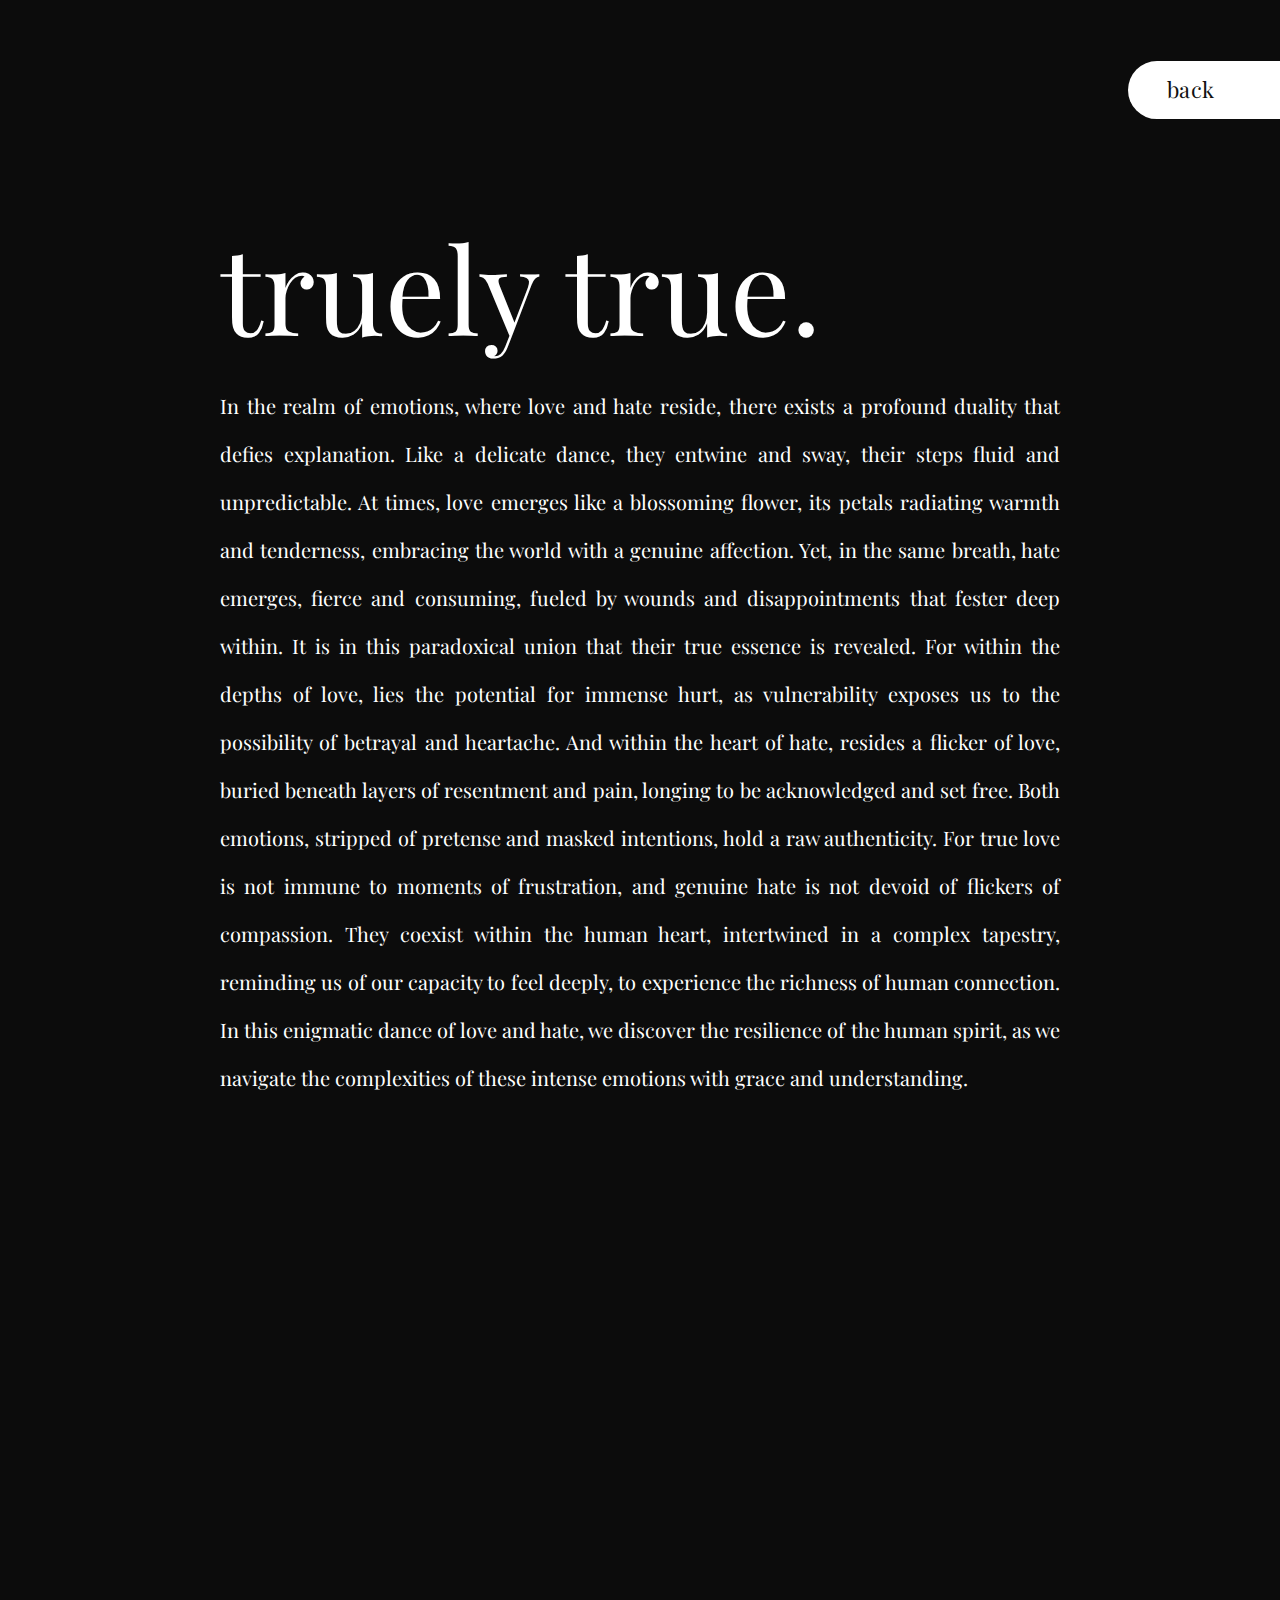
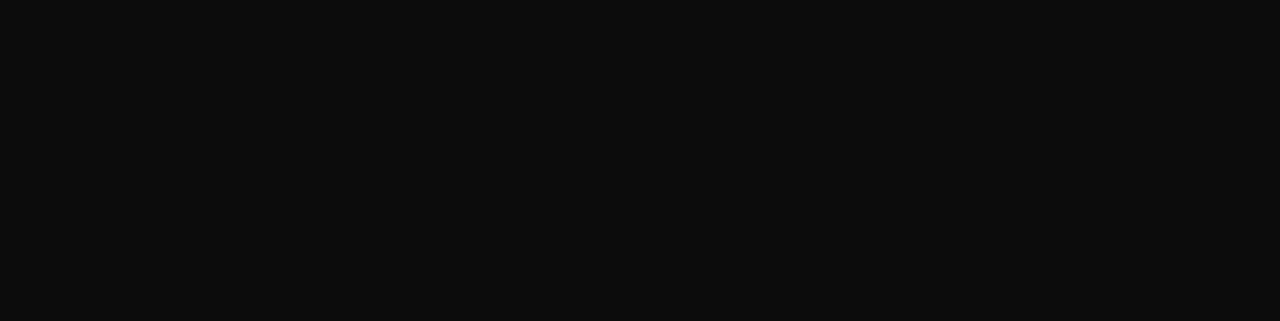
<file: product/truely-true.html>
<!DOCTYPE html>

<html lang="en">
  <head>
    <!-- META -->
    <meta charset="utf-8" />
    <meta name="robots" content="noodp" />
    <meta
      name="viewport"
      content="width=device-width, initial-scale=1, maximum-scale=1, user-scalable=no"
    />

    <!-- PAGE TITLE -->
    <title>truely true.</title>

    <!-- FAVICON -->
    <link rel="shortcut icon" href="../assets/img/favicon.ico" />

    <!-- FONTS -->
    <link
      href="https://fonts.googleapis.com/css?family=Playfair+Display:400,700,900&amp;subset=latin-ext"
      rel="stylesheet"
    />

    <!-- STYLESHEETS -->
    <link rel="stylesheet" type="text/css" href="../assets/css/plugins.css" />
    <link rel="stylesheet" type="text/css" href="../assets/css/main.css" />
  </head>

  <body class="sub-page">
    <!-- PRELOADER -->
    <div class="preloader">
      <!-- SPINNER -->
      <div class="spinner">
        <div class="bounce-1"></div>
        <div class="bounce-2"></div>
        <div class="bounce-3"></div>
      </div>
      <!-- /SPINNER -->
    </div>
    <!-- /PRELOADER -->

    <!-- NAVIGATION BUTTON -->
    <div class="navigation-button">
      <a href="https://hate-love.me"><p>back</p></a>
    </div>
    <!-- /NAVIGATION BUTTON -->

    <!-- PORTFOLIO ITEM TYPE B -->
    <div class="portfolio-item-b">
      <!-- CONTAINER FLUID -->
      <div class="container-fluid">
        <h1 class="scroll-animated-from-bottom">truely true.</h1>

        <p class="scroll-animated-from-bottom">
          In the realm of emotions, where love and hate reside, there exists a
          profound duality that defies explanation. Like a delicate dance, they
          entwine and sway, their steps fluid and unpredictable. At times, love
          emerges like a blossoming flower, its petals radiating warmth and
          tenderness, embracing the world with a genuine affection. Yet, in the
          same breath, hate emerges, fierce and consuming, fueled by wounds and
          disappointments that fester deep within. It is in this paradoxical
          union that their true essence is revealed. For within the depths of
          love, lies the potential for immense hurt, as vulnerability exposes us
          to the possibility of betrayal and heartache. And within the heart of
          hate, resides a flicker of love, buried beneath layers of resentment
          and pain, longing to be acknowledged and set free. Both emotions,
          stripped of pretense and masked intentions, hold a raw authenticity.
          For true love is not immune to moments of frustration, and genuine
          hate is not devoid of flickers of compassion. They coexist within the
          human heart, intertwined in a complex tapestry, reminding us of our
          capacity to feel deeply, to experience the richness of human
          connection. In this enigmatic dance of love and hate, we discover the
          resilience of the human spirit, as we navigate the complexities of
          these intense emotions with grace and understanding.
        </p>

        <img
          class="img-responsive scroll-animated-from-bottom"
          src="../assets/img/portfolio/t-shirt truly true.jpg"
          alt="image"
        />
      </div>
      <!-- CONTAINER FLUID -->
    </div>
    <!-- /PORTFOLIO ITEM TYPE B -->

    <!-- FOOTER -->
    <div class="footer">
      <!-- FOOTER INNER -->
      <div class="footer-inner scroll-animated-from-bottom">
        <p>
          © HATE \\ LOVE | Design by
          <a href="https://hate-love.me">Ber.</a>
        </p>
        <i class="fa fa-angle-double-up scroll-top" aria-hidden="true"></i>
      </div>
      <!-- /FOOTER INNER -->
    </div>
    <!-- /FOOTER -->

    <!-- JAVASCRIPTS -->
    <script type="text/javascript" src="../assets/js/plugins.js"></script>
    <script type="text/javascript" src="../assets/js/main.js"></script>
  </body>
</html>
</file>
<file: assets/css/main.css>
/******************************************************************


	------------------------
	-- TABLE OF CONTENTS --
	------------------------
	
	--  01. Basic
	--  02. Preloader
    --  03. Hero
    --  04. Hero --> Front Content
    --  05. Hero --> Background Content
    --  06. Portfolio
    --  07. Footer
    --  08. Page --> About
    --  09. Page --> Portfolio Item Type B
    --  10. Page --> Portfolio Item Type B
 
 
 ******************************************************************/

/** 1. Basic
*******************************************************************/

html {
  font-size: 10px !important;
}

body {
  font-family: "Playfair Display", serif;
  font-weight: 300;
  font-style: normal;

  color: #fff;
  background: #0c0c0c;

  -webkit-font-smoothing: antialiased;
}

body.contains-hero {
  padding-top: 100vh;
}

h1,
h2,
h3,
h4,
h5,
h6,
p,
a {
  font-family: "Playfair Display", serif;
  font-weight: normal;

  color: #fff;
}

h1 {
  font-size: 12rem;
}

h2 {
  font-size: 5rem;
}

h3 {
  font-size: 4rem;
}

h4 {
  font-size: 3rem;
}

h5 {
  font-size: 2rem;
}

h6 {
  font-size: 1.8rem;
}

p {
  font-size: 2rem;
}

a,
a:hover,
a:focus {
  cursor: pointer;
  -webkit-transition: all 300ms ease;
  -o-transition: all 300ms ease;
  transition: all 300ms ease;
  text-decoration: none;
}

a:hover {
  color: #fff;
}

.navigation-button {
  position: fixed;
  z-index: 10;
  top: 10%;
  right: 0;

  cursor: pointer;
  -webkit-transform: translateY(-50%);
  -ms-transform: translateY(-50%);
  transform: translateY(-50%);
}

.navigation-button p {
  font-size: 2.2rem;
  font-weight: 400;

  margin: 0;
  padding: 0.6em 3em 0.6em 1.8em;

  -webkit-transition: 0.15s ease;
  -o-transition: 0.15s ease;
  transition: 0.15s ease;
  letter-spacing: 0.01em;

  color: #111;
  border-top-left-radius: 100px;
  border-bottom-left-radius: 100px;
  background: #fff;
}

.navigation-button:hover p {
  padding: 0.6em 4em 0.6em 1.8em;
}

@media (max-width: 700px) {
  html {
    font-size: 8px !important;
  }
}

@media (max-width: 500px) {
  html {
    font-size: 6px !important;
  }
}

@media (orientation: landscape) and (max-height: 420px) {
  html {
    font-size: 8px !important;
  }
}

/** 2. Preloader
*******************************************************************/

.preloader {
  position: fixed;
  z-index: 100000;
  top: 0;
  left: 0;

  width: 100%;
  height: 100%;

  background: #111;
}

.preloader.preloader-hidden {
  height: 0;

  -webkit-transition: 0.5s ease 0.3s;
  -o-transition: 0.5s ease 0.3s;
  transition: 0.5s ease 0.3s;
}

.preloader .spinner {
  position: absolute;
  top: 50%;

  width: 100%;

  -webkit-transform: translateY(-50%);
  -ms-transform: translateY(-50%);
  transform: translateY(-50%);
  text-align: center;
  opacity: 1;
}

.preloader.preloader-hidden .spinner {
  opacity: 0;

  -webkit-transition: 0.3s ease;
  -o-transition: 0.3s ease;
  transition: 0.3s ease;
}

.preloader .spinner > div {
  display: inline-block;

  width: 18px;
  height: 18px;
  margin: 0 6px;

  -webkit-animation: spinner-bounce 1.4s infinite ease-in-out both;
  animation: spinner-bounce 1.4s infinite ease-in-out both;

  border-radius: 100%;
  background-color: #fff;
}

.preloader .spinner .bounce-1 {
  -webkit-animation-delay: -0.32s;
  animation-delay: -0.32s;
}

.preloader .spinner .bounce-2 {
  -webkit-animation-delay: -0.16s;
  animation-delay: -0.16s;
}

@-webkit-keyframes spinner-bounce {
  0%,
  80%,
  100% {
    -webkit-transform: scale(0);
  }
  40% {
    -webkit-transform: scale(1);
  }
}

@keyframes spinner-bounce {
  0%,
  80%,
  100% {
    -webkit-transform: scale(0);
    transform: scale(0);
  }

  40% {
    -webkit-transform: scale(1);
    transform: scale(1);
  }
}

/** 3. Hero
*******************************************************************/

.hero {
  position: fixed;
  z-index: -1;
  top: 0;
  left: 0;

  width: 100%;
  height: 100%;
}

.hero .animation-container {
  -webkit-transition: 0.5s ease;
  -o-transition: 0.5s ease;
  transition: 0.5s ease;
}

.hero .animation-container.animation-fade {
  opacity: 0;
}

.hero .animation-container.animation-fade.run-animation {
  opacity: 1;
}

.hero .animation-container.animation-fade-up {
  -webkit-transform: translateY(10vh);
  -ms-transform: translateY(10vh);
  transform: translateY(10vh);

  opacity: 0;
}

.hero .animation-container.animation-fade-up.run-animation {
  -webkit-transform: translateY(0);
  -ms-transform: translateY(0);
  transform: translateY(0);

  opacity: 1;
}

.hero .animation-container.animation-fade-down {
  -webkit-transform: translateY(-10vh);
  -ms-transform: translateY(-10vh);
  transform: translateY(-10vh);

  opacity: 0;
}

.hero .animation-container.animation-fade-down.run-animation {
  -webkit-transform: translateY(0);
  -ms-transform: translateY(0);
  transform: translateY(0);

  opacity: 1;
}

.hero .animation-container.animation-fade-left {
  -webkit-transform: translateX(10vh);
  -ms-transform: translateX(10vh);
  transform: translateX(10vh);

  opacity: 0;
}

.hero .animation-container.animation-fade-left.run-animation {
  -webkit-transform: translateX(0);
  -ms-transform: translateX(0);
  transform: translateX(0);

  opacity: 1;
}

.hero .animation-container.animation-fade-right {
  -webkit-transform: translateX(-10vh);
  -ms-transform: translateX(-10vh);
  transform: translateX(-10vh);

  opacity: 0;
}

.hero .animation-container.animation-fade-right.run-animation {
  -webkit-transform: translateX(0);
  -ms-transform: translateX(0);
  transform: translateX(0);

  opacity: 1;
}

/** 4. Hero --> Front Content 
*******************************************************************/

.hero .front-content {
  position: absolute;
  z-index: 2;
  top: 0;
  left: 0;

  width: 100%;
  height: 100%;
}

.hero .front-content .container-mid {
  position: absolute;
  top: 50%;
  left: 0;

  width: 100%;
  padding: 0 30px;

  -webkit-transform: translateY(-50%);
  -ms-transform: translateY(-50%);
  transform: translateY(-50%);
  text-align: center;
}

.hero .front-content .container-mid h1 {
  font-family: "Bebas Neue", serif;
  font-weight: normal;

  margin-top: 0;
  /* margin-bottom: 0.24em; */
}

.hero .front-content .container-mid p.subline {
  font-size: 2rem;

  letter-spacing: 0.025em;
}

/** 5. Hero --> Background Content 
*******************************************************************/

.hero .background-content {
  position: fixed;
  z-index: 1;
  top: 0;
  left: 0;

  overflow: hidden;

  width: 100%;
  height: 100%;
}

.hero .background-content .background-content-inner {
  position: absolute;
  z-index: 1;
  top: 50%;
  left: 50%;

  width: 100%;
  height: 100%;

  -webkit-transform: translate3d(-50%, -50%, 0px) !important;
  transform: translate3d(-50%, -50%, 0px) !important;
}

.hero .background-content.parallax-on .background-content-inner {
  width: 110%;
  height: 110%;
}

.hero .background-content .background-overlay {
  position: absolute;
  z-index: 50;
  top: 0;
  left: 0;

  width: 100%;
  height: 100%;

  opacity: 0.8;
  background: #111;
}

.hero .background-content .background-img {
  position: absolute;
  z-index: 1;
  top: 0;
  left: 0;

  width: 100%;
  height: 100%;

  background: url(../img/background.jpg);
  background-repeat: no-repeat;
  background-position: center;
  background-size: cover;
}

/** 6. PORTFOLIO
*******************************************************************/

.portfolio {
  padding: 0 30px;
}

.portfolio .item {
  position: relative;

  display: block;
  overflow: hidden;

  max-width: 990px;
  margin: 0 auto 10rem auto;

  border: 6px solid #fff;
}

.portfolio .item:before {
  display: block;

  padding-top: 56.25%;

  content: "";
}

.portfolio .item:last-child {
  margin-bottom: 0;
}

.portfolio .item .item-cover {
  position: absolute;
  top: 0;
  left: 0;

  width: 100%;
  height: 100%;

  background-position: center;
  background-size: cover;
}

.portfolio .item i {
  font-size: 2.2rem;
  line-height: 3em;

  position: absolute;
  z-index: 10;
  top: 50%;
  right: 0;

  width: 3em;
  padding: 0;

  -webkit-transition: 0.25s ease;
  -o-transition: 0.25s ease;
  transition: 0.25s ease;
  -webkit-transform: translate(100%, -50%);
  -ms-transform: translate(100%, -50%);
  transform: translate(100%, -50%);
  text-align: center;

  opacity: 0;
  color: #111;
  background: #fff;
}

.portfolio .item:hover i {
  -webkit-transform: translate(0, -50%);
  -ms-transform: translate(0, -50%);
  transform: translate(0, -50%);

  opacity: 1;
}

/** 7. FOOTER
*******************************************************************/

.footer {
  overflow: hidden;

  padding: 10rem 0;

  text-align: center;
}

.footer p {
  font-size: 1.4rem;

  display: inline-block;

  margin: 0;
  margin-right: 1.4em;

  vertical-align: middle;
  letter-spacing: 0.05em;

  opacity: 0.85;
}

.footer i {
  font-size: 2.6rem;
  line-height: 2.4em;

  display: inline-block;

  width: 2.4em;

  cursor: pointer;
  vertical-align: middle;

  color: #111;
  border-radius: 100%;
  background: #fff;
}

.footer p a {
  font-weight: bold;
}

/** 8. Page --> About
*******************************************************************/

.about {
  margin: 20rem 0 5rem 0;
}

.about .container-fluid {
  max-width: 900px;
  padding: 0 30px;
}

.about h1 {
  font-family: "Bebas Neue";
  margin-bottom: 0.6em;
  font-size: 12rem;
}

.about h4 {
  margin-bottom: 1.4em;
}

.about p {
  line-height: 2.4em;
  text-align: justify;

  margin-bottom: 1.6em;
}

.about .social-links {
  margin: 3rem 0 4rem 0;
  padding: 0;

  list-style: none;
}

.about .social-links li {
  font-size: 2rem;

  display: inline-block;

  margin-right: 1em;
}

.about h6 {
  margin-bottom: 0.6em;
}

/** 10. Page --> Portfolio Item Type B
*******************************************************************/

.portfolio-item-b {
  margin: 20rem 0 0 0;
}

.portfolio-item-b .container-fluid {
  max-width: 900px;
  padding: 0 30px;
}

.portfolio-item-b h1 {
  margin-bottom: 0.25em;
}

.portfolio-item-b h4 {
  margin-bottom: 1.8em;
}

.portfolio-item-b p {
  line-height: 2.4em;
  text-align: justify;

  margin-bottom: 4em;
}

.portfolio-item-b img {
  margin-bottom: 8rem;

  border: 5px solid #fff;
}

.portfolio-item-b img:last-child {
  margin-bottom: 0;
}
</file>
